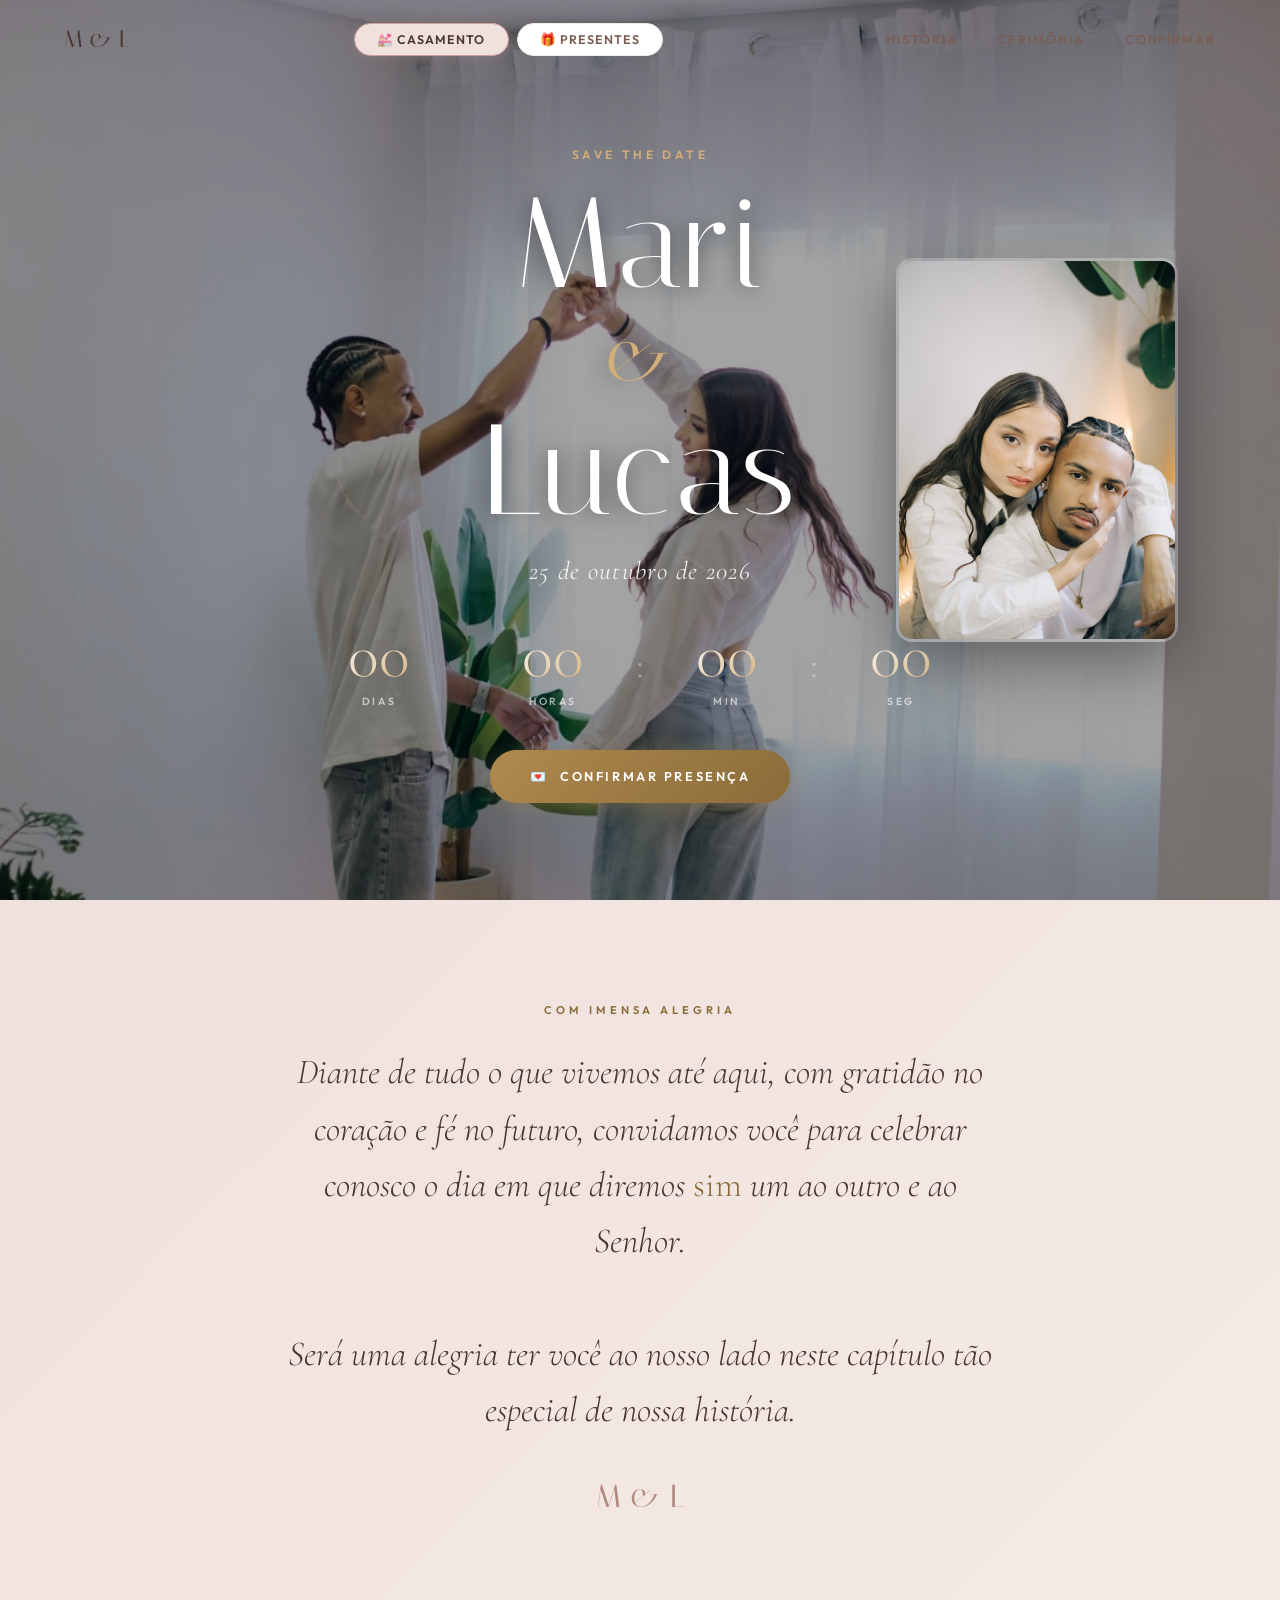
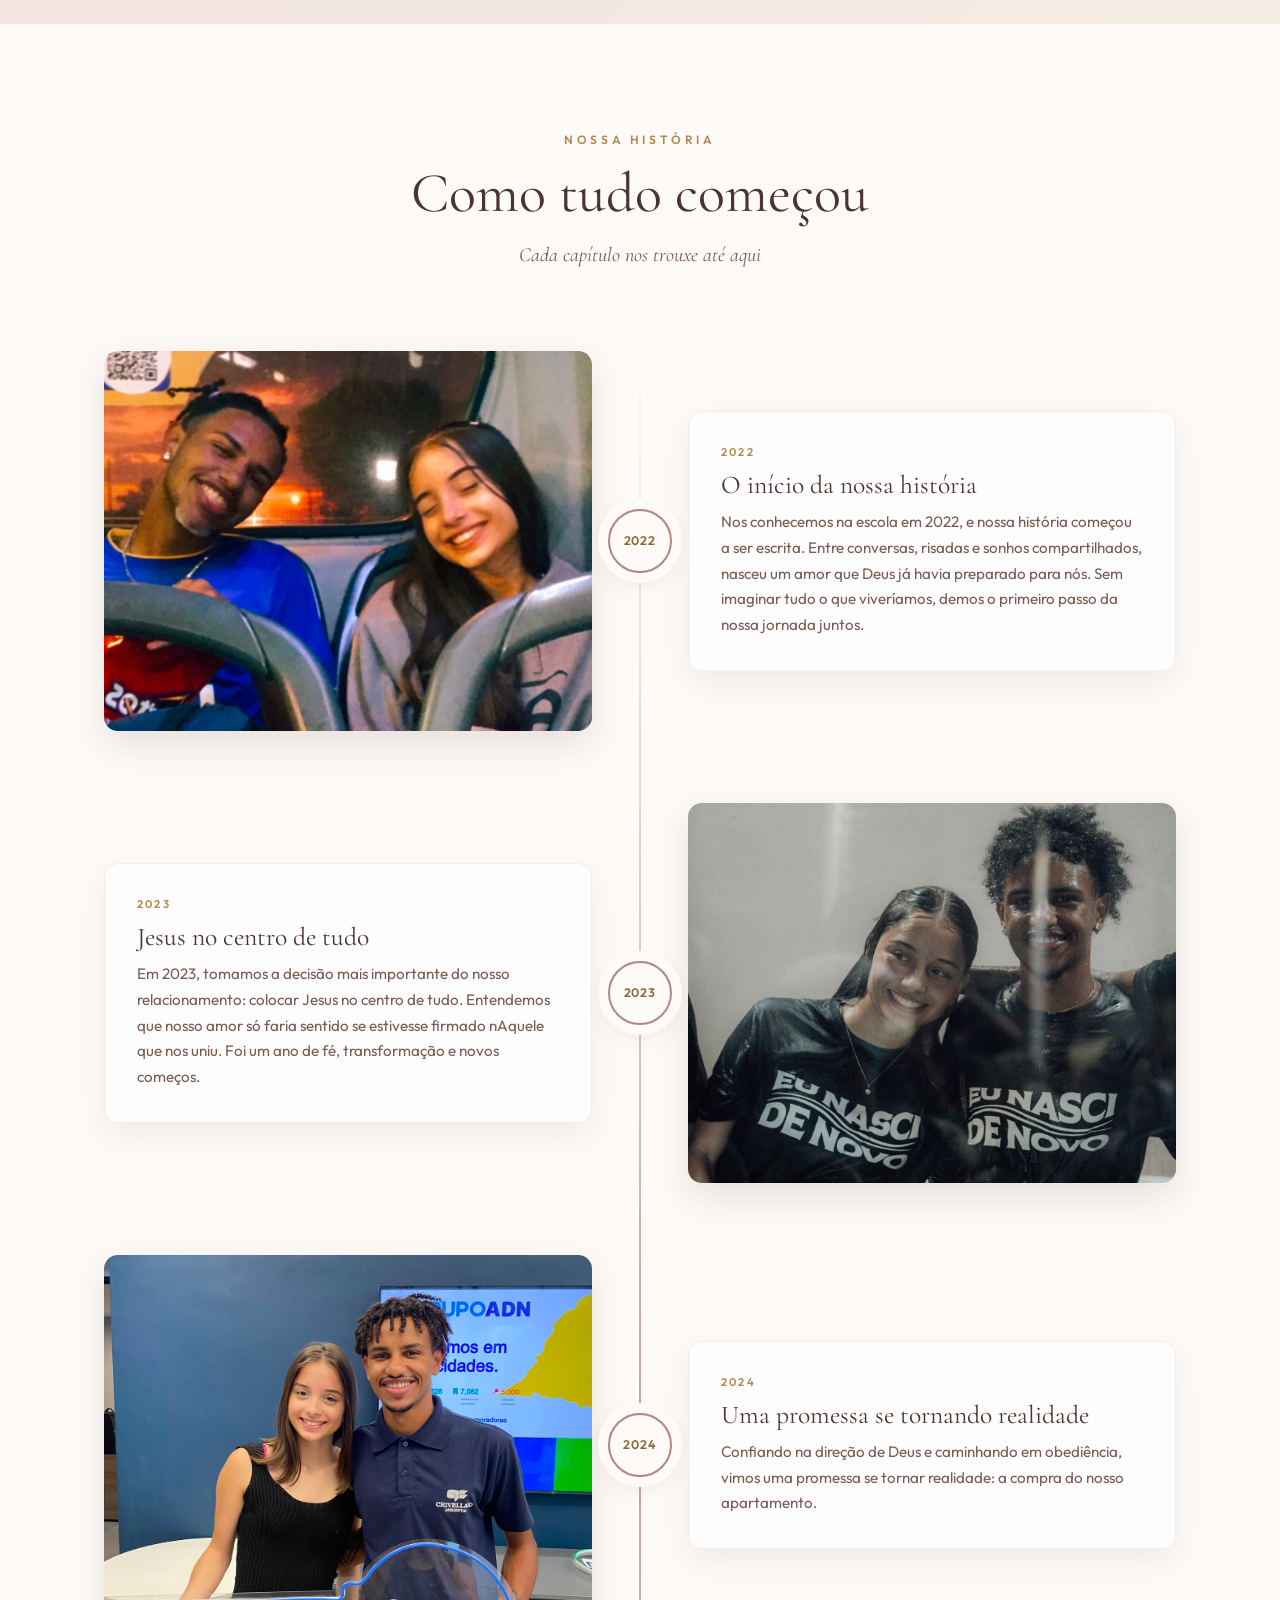
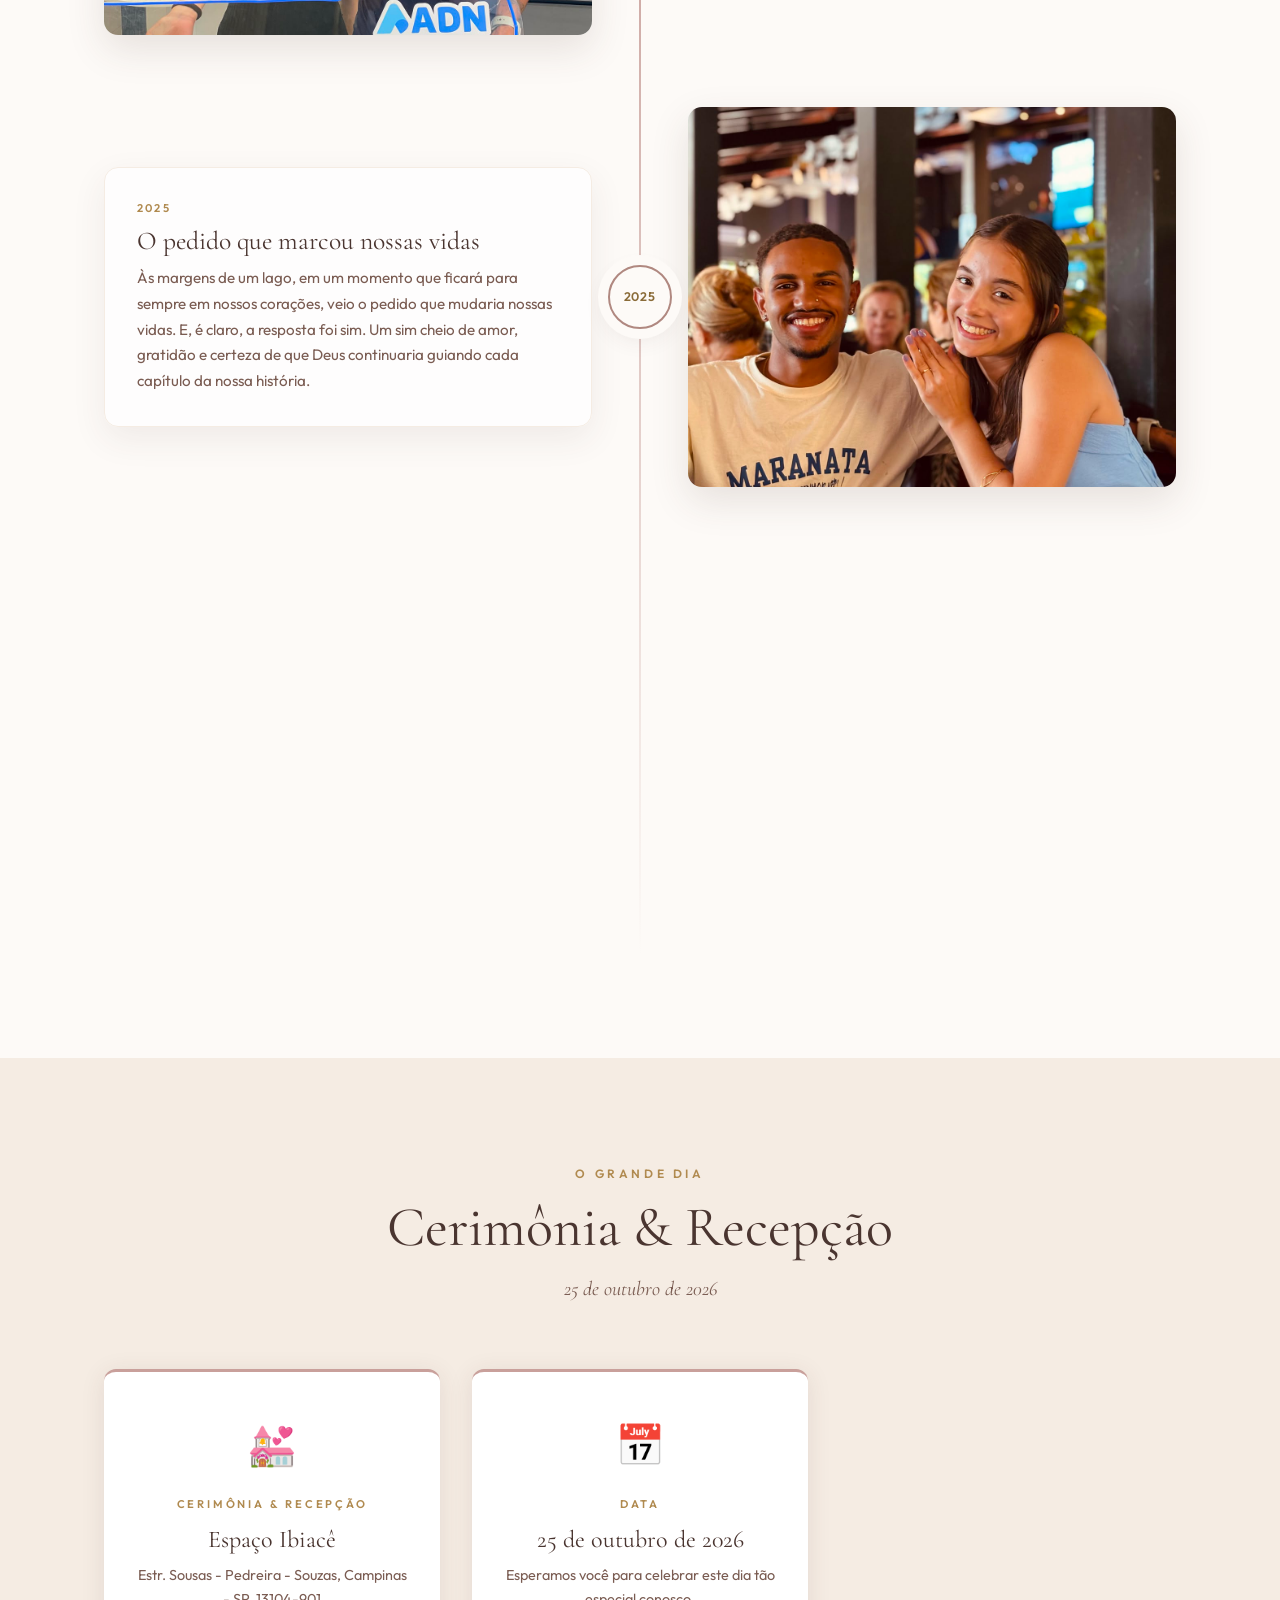
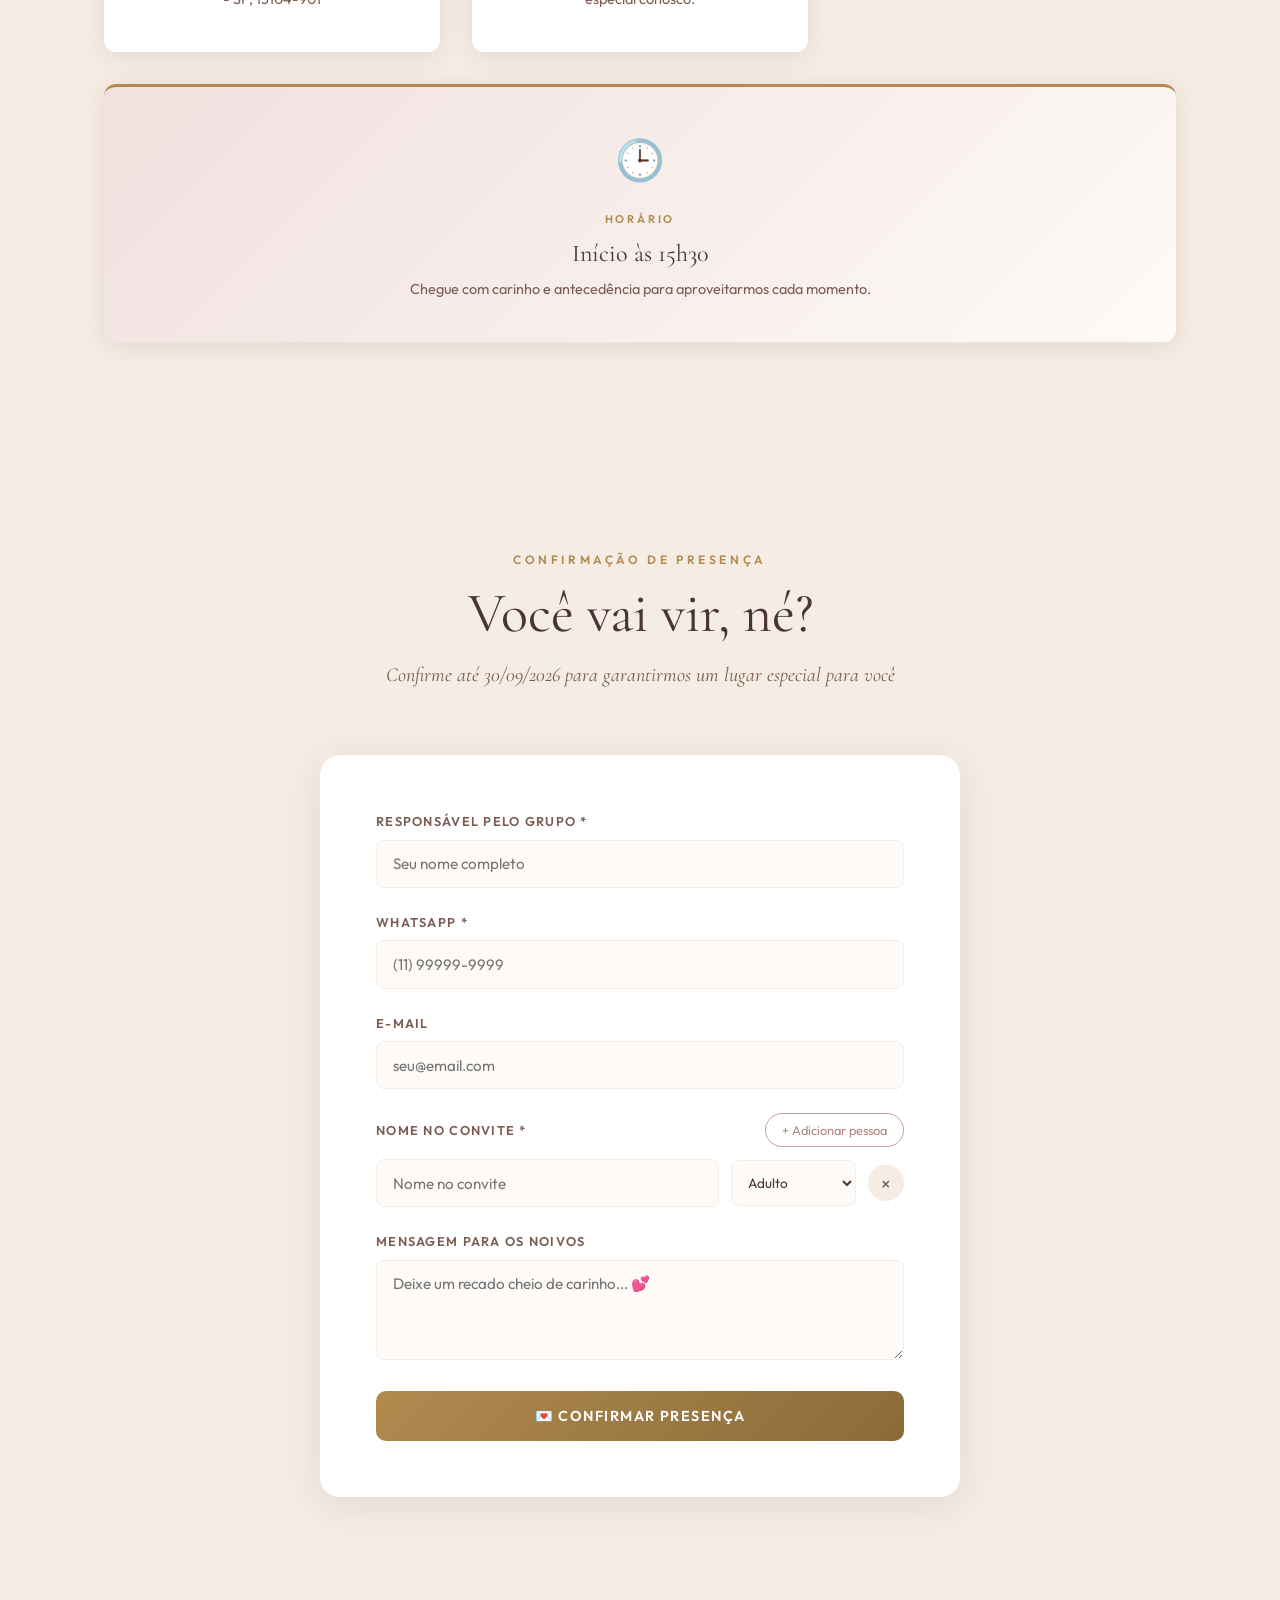
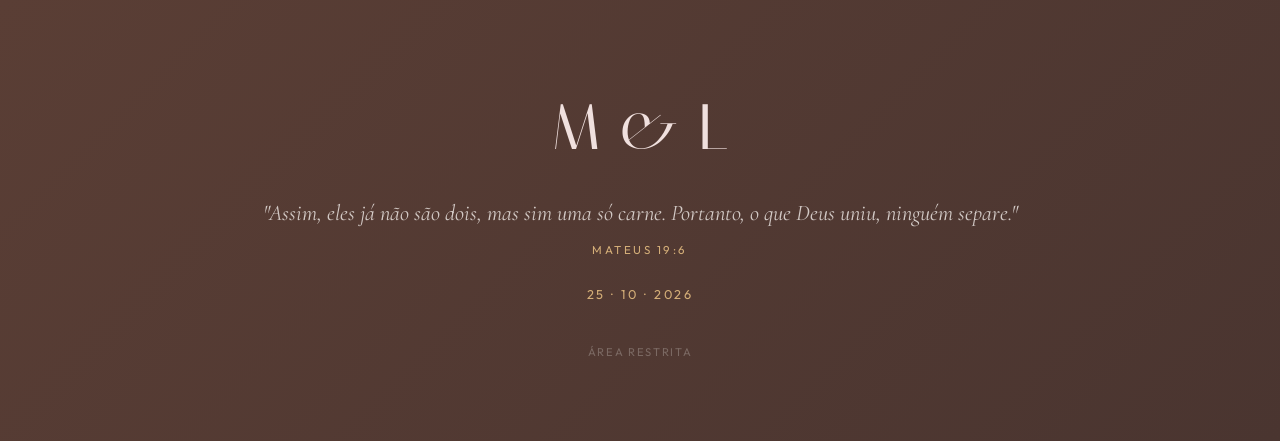
<file: index.html>
<!DOCTYPE html>
<html lang="pt-BR">
<head>
  <meta charset="UTF-8">
  <meta name="viewport" content="width=device-width, initial-scale=1.0">
  <meta name="description" content="Casamento de Mari e Lucas — 25 de outubro de 2026">
  <title>Mari & Lucas — 25.10.2026</title>
  <link rel="stylesheet" href="style.css?v=valor-livre">
  <!-- Open Graph -->
  <meta property="og:title" content="Mari & Lucas — Nosso Casamento">
  <meta property="og:description" content="Junte-se a nós neste dia especial — 25 de outubro de 2026">
  <meta property="og:type" content="website">
</head>
<body>

<!-- ── Loader ──────────────────────────────────────────────── -->
<div id="loader">
  <div class="loader-monogram">M &amp; L</div>
  <div class="loader-line"></div>
</div>

<!-- ── Nav ────────────────────────────────────────────────── -->
<nav id="nav">
  <div class="nav-logo">M &amp; L</div>

  <!-- Abas principais -->
  <div class="nav-tabs" role="tablist" aria-label="Seções do site">
    <button class="nav-tab active" data-tab="home" role="tab" aria-selected="true">💒 Casamento</button>
    <button class="nav-tab" data-tab="presentes" role="tab" aria-selected="false">🎁 Presentes</button>
  </div>

  <!-- Links internos (visíveis só na aba Casamento) -->
  <ul class="nav-links" id="nav-links-home">
    <li><a href="#historia">História</a></li>
    <li><a href="#cerimonia">Cerimônia</a></li>
    <li><a href="#rsvp">Confirmar</a></li>
  </ul>
  <button class="nav-burger" aria-label="Menu">
    <span></span><span></span><span></span>
  </button>
</nav>

<!-- ══════════════════════════════════════════════════════════
     ABA: CASAMENTO
     ══════════════════════════════════════════════════════════ -->
<div id="tab-home" class="tab-panel active" role="tabpanel">

<!-- ── Hero ────────────────────────────────────────────────── -->
<section id="hero">

  <!-- Fundo: foto do local/decoração -->
  <div class="hero-bg">
    <img src="assets/mari-lucas-dancando.jpeg" alt="" loading="eager">
    <div class="hero-bg-dim"></div>
  </div>

  <!-- Foto do casal — card flutuante (oculto no mobile) -->
  <div class="hero-casal">
    <img src="assets/mari-lucas-retrato.jpeg" alt="Mari e Lucas" loading="eager">
  </div>

  <!-- Flores decorativas -->
  <div class="flores-container" aria-hidden="true">

    <!-- Rosa grande — canto superior esquerdo -->
    <div class="flor" id="flor-1" style="top:-2%;left:-4%;width:320px;opacity:0.82">
      <svg viewBox="0 0 300 340" xmlns="http://www.w3.org/2000/svg">
        <g fill="none" stroke-linecap="round" stroke-linejoin="round">
          <path d="M150 330 Q145 260 140 200 Q135 150 150 80" stroke="#8a9e6a" stroke-width="2.5" fill="none"/>
          <path d="M143 210 Q110 190 95 165 Q120 158 143 180Z" fill="#a8bf80" opacity="0.7"/>
          <path d="M140 170 Q170 148 190 130 Q182 158 155 165Z" fill="#8a9e6a" opacity="0.6"/>
          <ellipse cx="150" cy="72" rx="28" ry="38" fill="#e8c4c0" transform="rotate(-15,150,72)" opacity="0.9"/>
          <ellipse cx="150" cy="72" rx="28" ry="38" fill="#dba8a2" transform="rotate(30,150,72)" opacity="0.85"/>
          <ellipse cx="150" cy="72" rx="28" ry="38" fill="#e8c4c0" transform="rotate(75,150,72)" opacity="0.8"/>
          <ellipse cx="150" cy="72" rx="28" ry="38" fill="#d4948e" transform="rotate(120,150,72)" opacity="0.85"/>
          <ellipse cx="150" cy="72" rx="28" ry="38" fill="#e8c4c0" transform="rotate(165,150,72)" opacity="0.9"/>
          <circle cx="150" cy="72" r="16" fill="#c9847e"/>
          <circle cx="150" cy="72" r="9"  fill="#b87070"/>
          <ellipse cx="168" cy="110" rx="10" ry="14" fill="#e8c4c0" transform="rotate(20,168,110)" opacity="0.75"/>
          <ellipse cx="168" cy="110" rx="10" ry="14" fill="#dba8a2" transform="rotate(80,168,110)" opacity="0.7"/>
          <circle cx="168" cy="110" r="6" fill="#c9847e" opacity="0.8"/>
        </g>
      </svg>
    </div>

    <!-- Cerejeira — canto superior direito -->
    <div class="flor" id="flor-2" style="top:-3%;right:-5%;width:280px;opacity:0.78">
      <svg viewBox="0 0 280 320" xmlns="http://www.w3.org/2000/svg">
        <g fill="none">
          <path d="M200 310 Q190 250 170 200 Q155 165 120 120" stroke="#9e8060" stroke-width="2" fill="none"/>
          <path d="M170 200 Q190 175 210 150" stroke="#9e8060" stroke-width="1.5" fill="none"/>
          <path d="M155 165 Q130 145 110 155" stroke="#9e8060" stroke-width="1.5" fill="none"/>
          <path d="M140 135 Q115 110 100 95"  stroke="#9e8060" stroke-width="1.5" fill="none"/>
          <g opacity="0.88">
            <circle cx="120" cy="118" r="14" fill="#f0d0d5"/>
            <circle cx="112" cy="112" r="10" fill="#e8c0c5"/>
            <circle cx="130" cy="110" r="10" fill="#f0d0d5"/>
            <circle cx="118" cy="105" r="8"  fill="#e0b0b8"/>
            <circle cx="124" cy="116" r="5"  fill="#c8908a"/>
          </g>
          <g opacity="0.82">
            <circle cx="210" cy="148" r="12" fill="#f0d0d5"/>
            <circle cx="202" cy="142" r="9"  fill="#e8c0c5"/>
            <circle cx="220" cy="142" r="9"  fill="#f0d0d5"/>
            <circle cx="208" cy="136" r="7"  fill="#e0b0b8"/>
            <circle cx="214" cy="148" r="4"  fill="#c8908a"/>
          </g>
          <g opacity="0.76">
            <circle cx="100" cy="93"  r="11" fill="#f0d0d5"/>
            <circle cx="93"  cy="88"  r="8"  fill="#e8c0c5"/>
            <circle cx="109" cy="88"  r="8"  fill="#f0d0d5"/>
            <circle cx="100" cy="82"  r="6"  fill="#e0b0b8"/>
            <circle cx="102" cy="93"  r="4"  fill="#c8908a"/>
          </g>
          <g opacity="0.70">
            <circle cx="110" cy="153" r="10" fill="#f0d0d5"/>
            <circle cx="104" cy="148" r="7"  fill="#e8c0c5"/>
            <circle cx="117" cy="148" r="7"  fill="#f0d0d5"/>
            <circle cx="110" cy="143" r="5"  fill="#e0b0b8"/>
            <circle cx="112" cy="153" r="3.5" fill="#c8908a"/>
          </g>
          <ellipse cx="155" cy="178" rx="5" ry="8"  fill="#f0d0d5" transform="rotate(30,155,178)"  opacity="0.6"/>
          <ellipse cx="175" cy="220" rx="4" ry="7"  fill="#e8c0c5" transform="rotate(-20,175,220)" opacity="0.5"/>
          <ellipse cx="135" cy="195" rx="4" ry="6"  fill="#f0d0d5" transform="rotate(50,135,195)"  opacity="0.45"/>
        </g>
      </svg>
    </div>

    <!-- Eucalipto/verdura — esquerda meio -->
    <div class="flor" id="flor-3" style="top:28%;left:-3%;width:200px;opacity:0.65">
      <svg viewBox="0 0 200 300" xmlns="http://www.w3.org/2000/svg">
        <g fill="none">
          <path d="M100 290 Q98 240 95 180 Q92 130 100 60" stroke="#7a9e78" stroke-width="2" fill="none"/>
          <ellipse cx="88"  cy="240" rx="22" ry="14" fill="#a0c090" transform="rotate(-30,88,240)"  opacity="0.7"/>
          <ellipse cx="110" cy="210" rx="22" ry="14" fill="#8ab080" transform="rotate(25,110,210)"  opacity="0.65"/>
          <ellipse cx="85"  cy="178" rx="20" ry="13" fill="#a0c090" transform="rotate(-35,85,178)"  opacity="0.68"/>
          <ellipse cx="112" cy="150" rx="20" ry="13" fill="#8ab080" transform="rotate(30,112,150)"  opacity="0.62"/>
          <ellipse cx="87"  cy="120" rx="18" ry="12" fill="#a0c090" transform="rotate(-25,87,120)"  opacity="0.65"/>
          <ellipse cx="110" cy="95"  rx="18" ry="12" fill="#8ab080" transform="rotate(20,110,95)"   opacity="0.60"/>
          <ellipse cx="96"  cy="68"  rx="16" ry="10" fill="#a0c090" transform="rotate(-15,96,68)"   opacity="0.55"/>
        </g>
      </svg>
    </div>

    <!-- Margarida — direita meio-baixo -->
    <div class="flor" id="flor-4" style="top:42%;right:-2%;width:180px;opacity:0.70">
      <svg viewBox="0 0 200 280" xmlns="http://www.w3.org/2000/svg">
        <g fill="none">
          <path d="M100 270 Q102 220 105 170 Q108 130 100 70" stroke="#8a9e6a" stroke-width="2" fill="none"/>
          <path d="M103 180 Q125 165 140 145 Q128 168 105 172Z" fill="#a8bf80" opacity="0.65"/>
          <path d="M104 150 Q80 133 68 112 Q92 118 105 138Z"  fill="#8a9e6a" opacity="0.60"/>
          <g transform="translate(100,68)">
            <ellipse rx="7" ry="20" fill="#faf0e0" transform="rotate(0)"   opacity="0.9"/>
            <ellipse rx="7" ry="20" fill="#f5e8d0" transform="rotate(36)"  opacity="0.85"/>
            <ellipse rx="7" ry="20" fill="#faf0e0" transform="rotate(72)"  opacity="0.9"/>
            <ellipse rx="7" ry="20" fill="#f5e8d0" transform="rotate(108)" opacity="0.85"/>
            <ellipse rx="7" ry="20" fill="#faf0e0" transform="rotate(144)" opacity="0.9"/>
            <ellipse rx="7" ry="20" fill="#f5e8d0" transform="rotate(180)" opacity="0.85"/>
            <ellipse rx="7" ry="20" fill="#faf0e0" transform="rotate(216)" opacity="0.9"/>
            <ellipse rx="7" ry="20" fill="#f5e8d0" transform="rotate(252)" opacity="0.85"/>
            <ellipse rx="7" ry="20" fill="#faf0e0" transform="rotate(288)" opacity="0.9"/>
            <ellipse rx="7" ry="20" fill="#f5e8d0" transform="rotate(324)" opacity="0.85"/>
            <circle r="13" fill="#d4a840"/>
            <circle r="8"  fill="#b88828"/>
          </g>
          <g transform="translate(118,120)">
            <ellipse rx="5" ry="13" fill="#faf0e0" transform="rotate(0)"   opacity="0.75"/>
            <ellipse rx="5" ry="13" fill="#f5e8d0" transform="rotate(60)"  opacity="0.7"/>
            <ellipse rx="5" ry="13" fill="#faf0e0" transform="rotate(120)" opacity="0.75"/>
            <ellipse rx="5" ry="13" fill="#f5e8d0" transform="rotate(180)" opacity="0.7"/>
            <ellipse rx="5" ry="13" fill="#faf0e0" transform="rotate(240)" opacity="0.75"/>
            <ellipse rx="5" ry="13" fill="#f5e8d0" transform="rotate(300)" opacity="0.7"/>
            <circle r="8" fill="#d4a840"/>
          </g>
        </g>
      </svg>
    </div>

    <!-- Peônia pequena — canto inferior esquerdo -->
    <div class="flor" id="flor-5" style="bottom:4%;left:3%;width:160px;opacity:0.60">
      <svg viewBox="0 0 180 200" xmlns="http://www.w3.org/2000/svg">
        <g fill="none">
          <path d="M90 190 Q88 160 85 130 Q82 100 90 55" stroke="#8a9e6a" stroke-width="1.8" fill="none"/>
          <path d="M87 140 Q62 125 50 105 Q74 110 87 130Z" fill="#a8bf80" opacity="0.6"/>
          <path d="M88 110 Q110 95 125 78 Q115 100 92 105Z" fill="#8a9e6a" opacity="0.55"/>
          <ellipse cx="90" cy="52" rx="24" ry="30" fill="#edc8c4" transform="rotate(-10,90,52)" opacity="0.88"/>
          <ellipse cx="90" cy="52" rx="24" ry="30" fill="#e4b8b2" transform="rotate(34,90,52)"  opacity="0.82"/>
          <ellipse cx="90" cy="52" rx="24" ry="30" fill="#edc8c4" transform="rotate(78,90,52)"  opacity="0.85"/>
          <ellipse cx="90" cy="52" rx="24" ry="30" fill="#e4b8b2" transform="rotate(122,90,52)" opacity="0.80"/>
          <ellipse cx="90" cy="52" rx="20" ry="25" fill="#f0d0cc" transform="rotate(12,90,52)"  opacity="0.9"/>
          <ellipse cx="90" cy="52" rx="20" ry="25" fill="#e8c0bc" transform="rotate(57,90,52)"  opacity="0.85"/>
          <ellipse cx="90" cy="52" rx="20" ry="25" fill="#f0d0cc" transform="rotate(102,90,52)" opacity="0.9"/>
          <circle cx="90" cy="52" r="12" fill="#d4a0a0"/>
          <circle cx="90" cy="52" r="6"  fill="#c08888"/>
        </g>
      </svg>
    </div>

    <!-- Ramo dourado — canto inferior direito -->
    <div class="flor" id="flor-6" style="bottom:2%;right:2%;width:200px;opacity:0.55">
      <svg viewBox="0 0 220 240" xmlns="http://www.w3.org/2000/svg">
        <g fill="none">
          <path d="M110 230 Q108 190 106 155 Q104 120 110 70" stroke="#b09050" stroke-width="1.8" fill="none"/>
          <path d="M107 165 Q82 148 68 128 Q90 132 107 152Z"  fill="#c8a860" opacity="0.55"/>
          <path d="M108 135 Q132 118 148 100 Q136 124 110 128Z" fill="#b09050" opacity="0.50"/>
          <path d="M109 105 Q88 88 75 68 Q97 76 109 96Z"    fill="#c8a860" opacity="0.48"/>
          <circle cx="110" cy="68" r="9"  fill="#c8a840" opacity="0.80"/>
          <circle cx="102" cy="60" r="7"  fill="#d4b850" opacity="0.75"/>
          <circle cx="120" cy="60" r="7"  fill="#c0983a" opacity="0.78"/>
          <circle cx="108" cy="52" r="6"  fill="#d4b850" opacity="0.70"/>
          <circle cx="118" cy="52" r="5"  fill="#c8a840" opacity="0.72"/>
          <circle cx="110" cy="44" r="5"  fill="#d4b850" opacity="0.65"/>
          <line x1="110" y1="68" x2="102" y2="60" stroke="#9e7830" stroke-width="1" opacity="0.6"/>
          <line x1="110" y1="68" x2="120" y2="60" stroke="#9e7830" stroke-width="1" opacity="0.6"/>
          <line x1="110" y1="68" x2="108" y2="52" stroke="#9e7830" stroke-width="1" opacity="0.5"/>
          <line x1="110" y1="68" x2="118" y2="52" stroke="#9e7830" stroke-width="1" opacity="0.5"/>
          <line x1="110" y1="68" x2="110" y2="44" stroke="#9e7830" stroke-width="1" opacity="0.45"/>
        </g>
      </svg>
    </div>

  </div>
  <!-- /flores-container -->

  <!-- Conteúdo principal — visível imediatamente -->
  <div class="hero-content">

    <!-- Abas mobile (dentro do hero, só em telas pequenas) -->
    <div class="hero-tabs-mobile">
      <button class="hero-tab-btn active" data-tab="home">💒 Casamento</button>
      <button class="hero-tab-btn" data-tab="presentes">🎁 Presentes</button>
    </div>

    <span class="section-eyebrow hero-eyebrow">Save the Date</span>
    <h1 class="hero-names">
      Mari <span class="hero-ampersand">&amp;</span> Lucas
    </h1>
    <p class="hero-date">25 de outubro de 2026</p>

    <div class="countdown hero-countdown">
      <div class="countdown-item">
        <span class="countdown-number" id="cd-days">--</span>
        <span class="countdown-label">Dias</span>
      </div>
      <span class="countdown-sep">:</span>
      <div class="countdown-item">
        <span class="countdown-number" id="cd-hours">--</span>
        <span class="countdown-label">Horas</span>
      </div>
      <span class="countdown-sep">:</span>
      <div class="countdown-item">
        <span class="countdown-number" id="cd-minutes">--</span>
        <span class="countdown-label">Min</span>
      </div>
      <span class="countdown-sep">:</span>
      <div class="countdown-item">
        <span class="countdown-number" id="cd-seconds">--</span>
        <span class="countdown-label">Seg</span>
      </div>
    </div>

    <a href="#rsvp" class="cta-btn"><span>💌</span> Confirmar presença</a>
  </div>

</section>

<!-- ── Anúncio ─────────────────────────────────────────────── -->
<section id="anuncio">
  <div class="anuncio-inner">
    <div class="anuncio-eyebrow reveal">Com imensa alegria</div>
    <p class="anuncio-text reveal reveal-delay-1">
      Diante de tudo o que vivemos até aqui,
      com gratidão no coração e fé no futuro,
      convidamos você para celebrar conosco o dia em que diremos <em>sim</em>
      um ao outro e ao Senhor.<br><br>
      Será uma alegria ter você ao nosso lado neste capítulo tão especial de nossa história.
    </p>
    <div class="anuncio-signature reveal reveal-delay-2">M &amp; L</div>
  </div>
</section>

<!-- ── História ────────────────────────────────────────────── -->
<section id="historia">
  <div class="section">
    <div class="section-header reveal">
      <span class="section-eyebrow">Nossa história</span>
      <h2 class="section-title">Como tudo começou</h2>
      <p class="section-subtitle">Cada capítulo nos trouxe até aqui</p>
    </div>

    <div class="timeline">
      <div class="timeline-item reveal">
        <div class="timeline-dot">2022</div>
        <figure class="timeline-photo">
          <img src="fotos/2022-onibus.jpeg" alt="Mari e Lucas no ônibus em 2022">
        </figure>
        <div class="timeline-content">
          <div class="timeline-year">2022</div>
          <h3 class="timeline-title">O início da nossa história</h3>
          <p class="timeline-desc">
            Nos conhecemos na escola em 2022, e nossa história começou a ser escrita.
            Entre conversas, risadas e sonhos compartilhados, nasceu um amor que Deus já havia
            preparado para nós. Sem imaginar tudo o que viveríamos, demos o primeiro passo da
            nossa jornada juntos.
          </p>
        </div>
      </div>

      <div class="timeline-item reveal reveal-delay-1">
        <div class="timeline-dot">2023</div>
        <figure class="timeline-photo">
          <img src="fotos/2023-batismo.jpeg" alt="Mari e Lucas no batismo em 2023">
        </figure>
        <div class="timeline-content">
          <div class="timeline-year">2023</div>
          <h3 class="timeline-title">Jesus no centro de tudo</h3>
          <p class="timeline-desc">
            Em 2023, tomamos a decisão mais importante do nosso relacionamento: colocar Jesus
            no centro de tudo. Entendemos que nosso amor só faria sentido se estivesse firmado
            nAquele que nos uniu. Foi um ano de fé, transformação e novos começos.
          </p>
        </div>
      </div>

      <div class="timeline-item reveal reveal-delay-2">
        <div class="timeline-dot">2024</div>
        <figure class="timeline-photo">
          <img src="fotos/2024-apartamento.jpeg" alt="A chave do apartamento em 2024">
        </figure>
        <div class="timeline-content">
          <div class="timeline-year">2024</div>
          <h3 class="timeline-title">Uma promessa se tornando realidade</h3>
          <p class="timeline-desc">
            Confiando na direção de Deus e caminhando em obediência, vimos uma promessa se
            tornar realidade: a compra do nosso apartamento.
          </p>
        </div>
      </div>

      <div class="timeline-item reveal reveal-delay-3">
        <div class="timeline-dot">2025</div>
        <figure class="timeline-photo">
          <img src="fotos/2025-pedido.jpeg" alt="Pedido de casamento de Mari e Lucas em 2025">
        </figure>
        <div class="timeline-content">
          <div class="timeline-year">2025</div>
          <h3 class="timeline-title">O pedido que marcou nossas vidas</h3>
          <p class="timeline-desc">
            Às margens de um lago, em um momento que ficará para sempre em nossos corações,
            veio o pedido que mudaria nossas vidas. E, é claro, a resposta foi sim. Um sim
            cheio de amor, gratidão e certeza de que Deus continuaria guiando cada capítulo
            da nossa história.
          </p>
        </div>
      </div>

      <div class="timeline-item reveal reveal-delay-4">
        <div class="timeline-dot">2026</div>
        <figure class="timeline-photo">
          <img src="fotos/2026.jpeg" alt="Mari e Lucas em 2026">
        </figure>
        <div class="timeline-content">
          <div class="timeline-year">2026</div>
          <h3 class="timeline-title">O ano do nosso sim</h3>
          <p class="timeline-desc">
            Em 2026, estamos planejando o nosso grande dia. Um sonho que, pouco a pouco,
            está se tornando realidade. Temos visto a provisão e a fidelidade do Senhor em
            cada detalhe.
          </p>
        </div>
      </div>
    </div>
  </div>
</section>

<!-- ── Cerimônia ────────────────────────────────────────────── -->
<section id="cerimonia">
  <div class="section">
    <div class="section-header reveal">
      <span class="section-eyebrow">O grande dia</span>
      <h2 class="section-title">Cerimônia &amp; Recepção</h2>
      <p class="section-subtitle">25 de outubro de 2026</p>
    </div>

    <div class="cerimonia-grid">
      <div class="cerimonia-card reveal">
        <div class="cerimonia-icon">💒</div>
        <div class="cerimonia-tipo">Cerimônia &amp; Recepção</div>
        <h3 class="cerimonia-name" id="venue-ceremony-name">Espaço Ibiacê</h3>
        <p class="cerimonia-info">
          <span id="venue-ceremony-address">Estr. Sousas - Pedreira - Souzas, Campinas - SP, 13104-901</span>
        </p>
      </div>

      <div class="cerimonia-card reveal reveal-delay-1">
        <div class="cerimonia-icon">📅</div>
        <div class="cerimonia-tipo">Data</div>
        <h3 class="cerimonia-name">25 de outubro de 2026</h3>
        <p class="cerimonia-info">
          Esperamos você para celebrar este dia tão especial conosco.
        </p>
      </div>

      <div class="cerimonia-card dresscode-card reveal reveal-delay-2">
        <div class="cerimonia-icon">🕒</div>
        <div class="cerimonia-tipo">Horário</div>
        <h3 class="cerimonia-name">Início às 15h30</h3>
        <p class="cerimonia-info">Chegue com carinho e antecedência para aproveitarmos cada momento.</p>
      </div>
    </div>
  </div>
</section>

<!-- ── RSVP ────────────────────────────────────────────────── -->
<section id="rsvp">
  <div class="section">
    <div class="section-header reveal">
      <span class="section-eyebrow">Confirmação de presença</span>
      <h2 class="section-title">Você vai vir, né?</h2>
      <p class="section-subtitle">Confirme até 30/09/2026 para garantirmos um lugar especial para você</p>
    </div>

    <div class="rsvp-form reveal">
      <form id="rsvp-form" novalidate>
        <div class="form-group">
          <label class="form-label" for="rsvp-responsavel">Responsável pelo grupo *</label>
          <input class="form-input" type="text" id="rsvp-responsavel" placeholder="Seu nome completo" required>
        </div>

        <div class="form-group">
          <label class="form-label" for="rsvp-telefone">WhatsApp *</label>
          <input class="form-input" type="tel" id="rsvp-telefone" placeholder="(11) 99999-9999" required>
        </div>

        <div class="form-group">
          <label class="form-label" for="rsvp-email">E-mail</label>
          <input class="form-input" type="email" id="rsvp-email" placeholder="seu@email.com">
        </div>

        <!-- Lista de convidados -->
        <div class="form-group">
          <div class="convidados-header">
            <label class="form-label" style="margin:0;">Nome no convite *</label>
            <button type="button" id="btn-add-convidado" class="btn-add-convidado">
              + Adicionar pessoa
            </button>
          </div>

          <div id="convidados-container">
            <div class="convidado-row">
              <input type="text" class="form-input convidado-nome" placeholder="Nome no convite" required>
              <select class="convidado-faixa">
                <option value="adulto">Adulto</option>
                <option value="crianca">Criança (≤12)</option>
              </select>
              <button type="button" class="btn-remove-convidado" onclick="removeConvidado(this)">×</button>
            </div>
          </div>
        </div>

        <div class="form-group">
          <label class="form-label" for="rsvp-mensagem">Mensagem para os noivos</label>
          <textarea class="form-input form-textarea" id="rsvp-mensagem" placeholder="Deixe um recado cheio de carinho... 💕"></textarea>
        </div>

        <button type="submit" id="btn-rsvp-submit" class="btn-primary">
          💌 Confirmar presença
        </button>
      </form>

      <div id="rsvp-success" class="rsvp-success">
        <div class="rsvp-success-icon">🎊</div>
        <h3>Presença confirmada!</h3>
        <p>Que alegria! Mal podemos esperar para celebrar com você no dia 25/10/2026. 💕</p>
        <!-- Convite para ver lista de presentes -->
        <button class="btn-ver-presentes" onclick="switchTab('presentes')">
          🎁 Ver lista de presentes
        </button>
      </div>
    </div>
  </div>
</section>

</div><!-- /#tab-home -->


<!-- ══════════════════════════════════════════════════════════
     ABA: PRESENTES
     ══════════════════════════════════════════════════════════ -->
<div id="tab-presentes" class="tab-panel" role="tabpanel">

<section id="presentes">
  <div class="section">
    <div class="section-header">
      <span class="section-eyebrow">Lista de presentes</span>
      <h2 class="section-title">Presenteie com amor</h2>
    </div>

    <p class="presentes-intro">
      Sua presença já é o maior presente. Se quiser nos mimar com algo especial,
      preparamos esta lista com muito carinho. Escolha um presente e, se quiser,
      informe o valor que deseja contribuir. 💛
    </p>

    <div id="presentes-grid" class="presentes-grid">
      <div class="presentes-loading">Carregando presentes com amor... 💝</div>
    </div>
  </div>
</section>

</div><!-- /#tab-presentes -->


<!-- ── Modal de Presente ────────────────────────────────────── -->
<div id="modal-overlay" class="modal-overlay" role="dialog" aria-modal="true">
  <div class="modal">
    <button class="modal-close" onclick="fecharModal()" aria-label="Fechar">×</button>

    <!-- Step 1: Pagamento -->
    <div id="modal-step-1" class="modal-step active">
      <span class="section-eyebrow">Você escolheu</span>
      <h3 class="modal-presente-nome" id="modal-nome">—</h3>
      <div class="modal-presente-valor" id="modal-valor">Valor livre</div>

      <p class="modal-instrucao">
        Informe o valor que deseja contribuir para este presente. Se preferir,
        você também pode apenas confirmar sua intenção sem escolher um valor agora.
      </p>

      <div class="gift-value-box">
        <label class="form-label" for="modal-valor-livre">Valor do presente</label>
        <div class="gift-value-input">
          <span>R$</span>
          <input class="form-input" type="number" id="modal-valor-livre" min="5" step="0.01" placeholder="Digite o valor">
        </div>
        <div class="gift-value-help">Para cartão, o valor mínimo é R$ 5,00.</div>
      </div>

      <div class="payment-choice">
        <span class="payment-choice-label">Pix</span>
        <p>Copie a chave, faça o Pix com o valor que desejar e depois confirme o presente.</p>
      </div>

      <div class="pix-box">
        <div>
          <div style="font-size:0.7rem;color:var(--brown-mid);margin-bottom:0.25rem;">Chave Pix · <span id="modal-pix-nome"></span></div>
          <div class="pix-key" id="modal-pix-key">—</div>
        </div>
        <button id="btn-copy-pix" class="btn-copy">Copiar</button>
      </div>

      <button id="btn-ja-fiz-pix" class="btn-primary">✓ Já fiz o Pix</button>

      <div class="payment-choice payment-choice-mercado-pago">
        <span class="payment-choice-label">Cartão de crédito</span>
        <p>Digite o valor acima e parcele em até 3x sem juros.</p>
        <button id="btn-pagar-mercado-pago" class="btn-mercado-pago" type="button">Pagar em até 3x sem juros</button>
        <div id="mercado-pago-status" class="payment-status">Pagamento seguro por Mercado Pago.</div>
      </div>

      <button onclick="fecharModal()" class="btn-secondary">Voltar para presentes</button>
    </div>

    <!-- Step 2: Formulário -->
    <div id="modal-step-2" class="modal-step">
      <span class="section-eyebrow">Confirmar presente</span>
      <h3 style="font-family:'Cormorant Garamond',serif;font-size:1.5rem;margin:0.5rem 0 1.5rem;">Conta pra gente que foi você! 💕</h3>

      <form id="modal-form" novalidate>
        <input type="hidden" id="modal-presente-nome-form">
        <input type="hidden" id="modal-presente-valor-form">
        <input type="hidden" id="modal-payment-method" value="pix">

        <div class="form-group-modal">
          <label class="form-label" for="modal-nome-pessoa">Seu nome *</label>
          <input class="form-input" type="text" id="modal-nome-pessoa" placeholder="Como você se chama" required>
        </div>

        <div class="form-group-modal">
          <label class="form-label" for="modal-telefone">WhatsApp *</label>
          <input class="form-input" type="tel" id="modal-telefone" placeholder="(11) 99999-9999" required>
        </div>

        <div class="form-group-modal">
          <label class="form-label" for="modal-mensagem-pix">Mensagem para os noivos</label>
          <textarea class="form-input form-textarea" id="modal-mensagem-pix" placeholder="Escreva algo com carinho... 💛" style="min-height:80px;"></textarea>
        </div>

        <button type="submit" id="btn-confirmar-pix" class="btn-primary">Confirmar presente 🎁</button>
        <button type="button" id="btn-voltar-pix" class="btn-secondary">← Voltar ao pagamento</button>
      </form>
    </div>

    <!-- Step 3: Sucesso -->
    <div id="modal-step-3" class="modal-step">
      <div class="modal-success">
        <div class="modal-success-icon">💝</div>
        <h3>Muito obrigados!</h3>
        <p>Seu presente foi registrado com muito amor.<br>
           Mal podemos esperar para celebrar com você!</p>
        <button id="btn-fechar-modal" class="btn-primary" style="margin-top:1.5rem;">Fechar</button>
      </div>
    </div>
  </div>
</div>

<!-- ── Footer ──────────────────────────────────────────────── -->
<footer id="footer">
  <div class="footer-monogram">M &amp; L</div>
  <p class="footer-frase">"Assim, eles já não são dois, mas sim uma só carne. Portanto, o que Deus uniu, ninguém separe."</p>
  <div class="footer-verse">Mateus 19:6</div>
  <div class="footer-date">25 · 10 · 2026</div>
  <a href="admin.html" class="footer-admin-link">área restrita</a>
</footer>

<!-- ── Scripts ─────────────────────────────────────────────── -->
<script src="config.js"></script>
<script>
  // Preenche info de venue a partir do config
  document.addEventListener('DOMContentLoaded', () => {
    const set = (id, val) => { const el = document.getElementById(id); if (el && val) el.textContent = val; };
    set('venue-ceremony-name',    CONFIG.VENUE_CEREMONY);
    set('venue-ceremony-address', CONFIG.VENUE_CEREMONY_ADDRESS);
    set('venue-reception-name',   CONFIG.VENUE_RECEPTION);
    set('venue-reception-address',CONFIG.VENUE_RECEPTION_ADDRESS);
  });
</script>
<script src="script.js"></script>
</body>
</html>
</file>
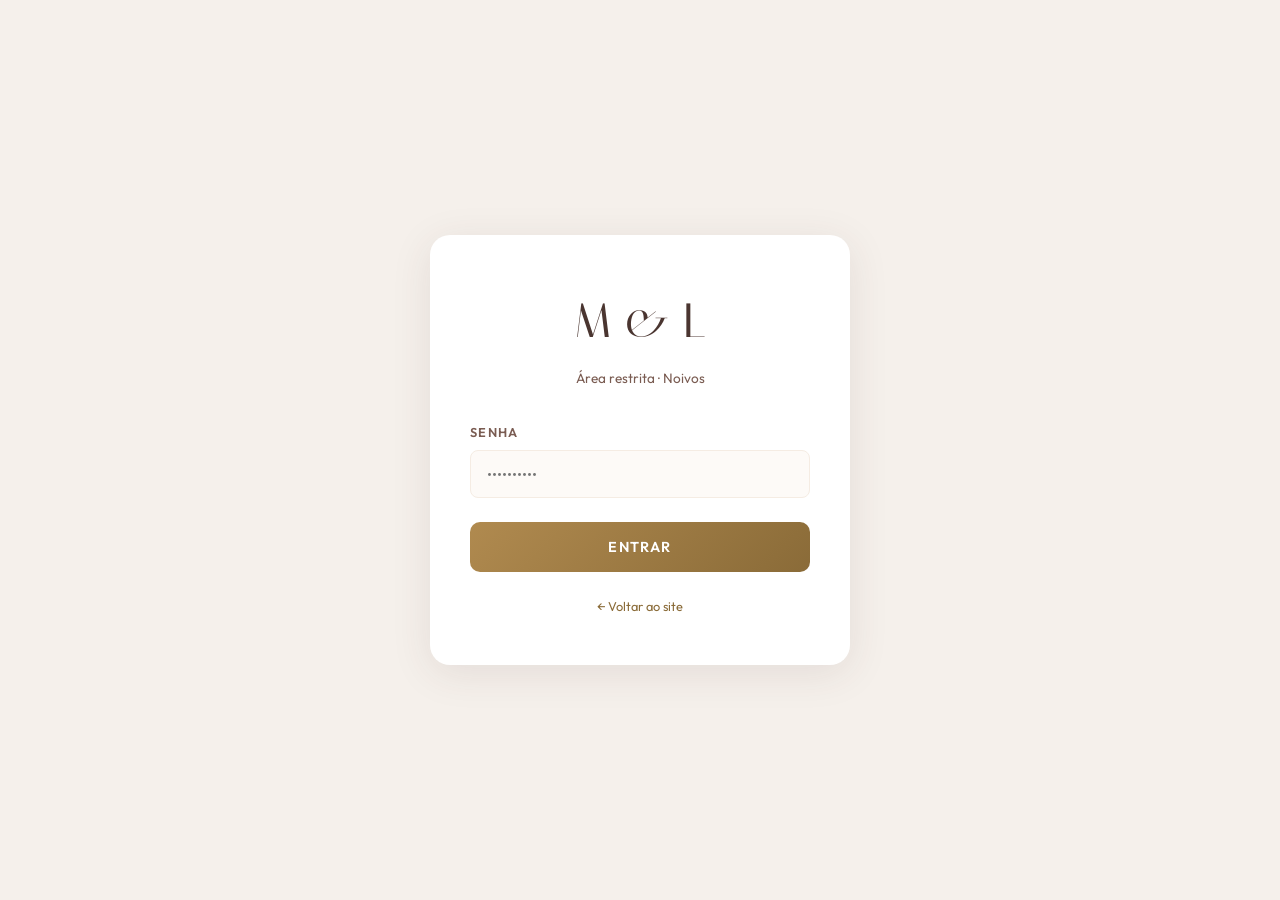
<file: admin.html>
<!DOCTYPE html>
<html lang="pt-BR">
<head>
  <meta charset="UTF-8">
  <meta name="viewport" content="width=device-width, initial-scale=1.0">
  <title>Admin — Mari & Lucas</title>
  <link rel="stylesheet" href="style.css">
  <style>
    /* ── Admin override styles ────────────────────────────── */
    body { background: #f5f0eb; }

    /* Upload de imagem */
    .upload-area {
      position: relative;
      width: 100%;
      height: 160px;
      border: 2px dashed var(--rose-light);
      border-radius: 10px;
      cursor: pointer;
      overflow: hidden;
      display: flex;
      align-items: center;
      justify-content: center;
      background: var(--cream);
      transition: border-color 0.2s, background 0.2s;
    }
    .upload-area:hover { border-color: var(--rose); background: #fdf8f5; }
    .upload-area.has-image { border-style: solid; border-color: var(--rose); }
    .upload-placeholder { display: flex; flex-direction: column; align-items: center; gap: 0.5rem; pointer-events: none; }
    .upload-spinner {
      width: 28px; height: 28px;
      border: 3px solid var(--rose-light);
      border-top-color: var(--rose);
      border-radius: 50%;
      animation: spin 0.7s linear infinite;
    }
    @keyframes spin { to { transform: rotate(360deg); } }

    .admin-login {
      min-height: 100vh;
      display: flex;
      align-items: center;
      justify-content: center;
      padding: 2rem;
    }

    .admin-login-box {
      background: var(--white);
      border-radius: 20px;
      padding: 3rem 2.5rem;
      max-width: 420px;
      width: 100%;
      box-shadow: 0 8px 40px var(--shadow);
      text-align: center;
    }

    .admin-login-logo {
      font-family: 'Italiana', serif;
      font-size: 3rem;
      color: var(--brown);
      margin-bottom: 0.5rem;
    }

    .admin-login-sub {
      color: var(--brown-mid);
      font-size: 0.85rem;
      margin-bottom: 2rem;
    }

    .admin-login-error {
      background: #ffebee;
      color: #c62828;
      padding: 0.75rem 1rem;
      border-radius: 8px;
      font-size: 0.85rem;
      margin-bottom: 1rem;
      display: none;
    }
    .admin-login-error.show { display: block; }

    /* ── Admin main ──────────────────────────────────────── */
    #admin-main { display: none; min-height: 100vh; }
    #admin-main.show { display: block; }

    .admin-header {
      background: var(--brown);
      padding: 1.25rem 5%;
      display: flex;
      align-items: center;
      justify-content: space-between;
    }

    .admin-header-logo {
      font-family: 'Italiana', serif;
      font-size: 1.75rem;
      color: var(--cream);
    }

    .admin-header-sub {
      font-size: 0.75rem;
      color: var(--rose-light);
      letter-spacing: 0.1em;
    }

    .btn-logout {
      padding: 0.5rem 1.25rem;
      border: 1px solid rgba(250,246,241,0.3);
      border-radius: 50px;
      color: var(--cream);
      font-size: 0.8rem;
      transition: all var(--transition);
    }
    .btn-logout:hover { background: rgba(250,246,241,0.1); }

    /* Tabs */
    .admin-tabs {
      background: var(--white);
      border-bottom: 1px solid var(--cream-dark);
      display: flex;
      padding: 0 5%;
      overflow-x: auto;
    }

    .admin-tab {
      padding: 1.1rem 1.5rem;
      font-size: 0.85rem;
      font-weight: 600;
      color: var(--brown-mid);
      letter-spacing: 0.05em;
      border-bottom: 2px solid transparent;
      transition: all var(--transition);
      white-space: nowrap;
    }
    .admin-tab.active { color: var(--gold-dark); border-bottom-color: var(--gold); }
    .admin-tab:hover  { color: var(--brown); }

    /* Panels */
    .admin-panel { display: none; padding: 2.5rem 5%; max-width: 1100px; margin: 0 auto; }
    .admin-panel.active { display: block; }

    /* Stats */
    .stats-grid {
      display: grid;
      grid-template-columns: repeat(auto-fit, minmax(180px, 1fr));
      gap: 1.25rem;
      margin-bottom: 2.5rem;
    }

    .stat-card {
      background: var(--white);
      border-radius: var(--radius);
      padding: 1.5rem;
      text-align: center;
      box-shadow: 0 2px 12px var(--shadow);
      border-top: 3px solid var(--rose);
    }

    .stat-number {
      font-family: 'Cormorant Garamond', serif;
      font-size: 2.75rem;
      font-weight: 400;
      color: var(--brown);
      line-height: 1;
    }

    .stat-label {
      font-size: 0.75rem;
      font-weight: 600;
      letter-spacing: 0.15em;
      text-transform: uppercase;
      color: var(--brown-mid);
      margin-top: 0.35rem;
    }

    /* Table */
    .admin-table-wrap {
      background: var(--white);
      border-radius: var(--radius);
      box-shadow: 0 2px 12px var(--shadow);
      overflow: hidden;
    }

    .admin-table-title {
      padding: 1.25rem 1.5rem;
      font-family: 'Cormorant Garamond', serif;
      font-size: 1.3rem;
      color: var(--brown);
      border-bottom: 1px solid var(--cream-dark);
      display: flex;
      align-items: center;
      justify-content: space-between;
    }

    .admin-table {
      width: 100%;
      border-collapse: collapse;
      font-size: 0.875rem;
    }

    .admin-table th {
      background: var(--cream);
      padding: 0.85rem 1rem;
      text-align: left;
      font-size: 0.7rem;
      font-weight: 600;
      letter-spacing: 0.15em;
      text-transform: uppercase;
      color: var(--brown-mid);
      border-bottom: 1px solid var(--cream-dark);
    }

    .admin-table td {
      padding: 1rem;
      border-bottom: 1px solid var(--cream-dark);
      color: var(--brown);
      vertical-align: top;
      line-height: 1.5;
    }

    .admin-table tr:last-child td { border-bottom: none; }
    .admin-table tr:hover td { background: #fdf9f6; }

    .tag-adulto {
      display: inline-block;
      padding: 0.15rem 0.5rem;
      border-radius: 50px;
      font-size: 0.7rem;
      background: var(--cream-dark);
      color: var(--brown-mid);
      margin: 2px;
    }
    .tag-crianca {
      background: var(--rose-light);
      color: var(--rose-dark);
    }

    /* Presentes admin form */
    .presente-form {
      background: var(--white);
      border-radius: var(--radius);
      padding: 1.75rem;
      box-shadow: 0 2px 12px var(--shadow);
      margin-bottom: 2rem;
    }

    .presente-form-title {
      font-family: 'Cormorant Garamond', serif;
      font-size: 1.3rem;
      color: var(--brown);
      margin-bottom: 1.25rem;
    }

    .presente-form-grid {
      display: grid;
      grid-template-columns: repeat(auto-fit, minmax(220px, 1fr));
      gap: 1rem;
    }

    /* Action buttons */
    .btn-action {
      padding: 0.35rem 0.85rem;
      border-radius: 6px;
      font-size: 0.75rem;
      font-weight: 600;
      letter-spacing: 0.05em;
      margin: 2px;
      transition: all var(--transition);
    }

    .btn-dado { background: #c8e6c9; color: #2e7d32; }
    .btn-dado:hover { background: #a5d6a7; }
    .btn-liberar { background: #fff9c4; color: #f57f17; }
    .btn-liberar:hover { background: #fff176; }
    .btn-excluir { background: #ffcdd2; color: #c62828; }
    .btn-excluir:hover { background: #ef9a9a; }

    .badge-disponivel { background: var(--rose-light); color: var(--rose-dark); }
    .badge-dado { background: #c8e6c9; color: #2e7d32; }

    .admin-loading {
      text-align: center;
      padding: 2.5rem;
      color: var(--brown-mid);
      font-family: 'Cormorant Garamond', serif;
      font-style: italic;
      font-size: 1.2rem;
    }

    .empty-state {
      text-align: center;
      padding: 3rem;
      color: var(--brown-mid);
      font-family: 'Cormorant Garamond', serif;
      font-style: italic;
    }

    @media (max-width: 640px) {
      .admin-table { font-size: 0.8rem; }
      .admin-table th, .admin-table td { padding: 0.65rem 0.75rem; }
    }
  </style>
</head>
<body>

<!-- ── Login ──────────────────────────────────────────────── -->
<div id="admin-login" class="admin-login">
  <div class="admin-login-box">
    <div class="admin-login-logo">M &amp; L</div>
    <p class="admin-login-sub">Área restrita · Noivos</p>

    <div id="login-error" class="admin-login-error">Senha incorreta. Tente novamente.</div>

    <form id="login-form">
      <div class="form-group" style="text-align:left;">
        <label class="form-label" for="login-senha">Senha</label>
        <input class="form-input" type="password" id="login-senha" placeholder="••••••••••" autocomplete="current-password" required>
      </div>
      <button type="submit" class="btn-primary">Entrar</button>
    </form>

    <p style="margin-top:1.5rem;font-size:0.8rem;color:var(--brown-mid)">
      <a href="index.html" style="color:var(--gold-dark);">← Voltar ao site</a>
    </p>
  </div>
</div>

<!-- ── Admin Main ─────────────────────────────────────────── -->
<div id="admin-main">
  <!-- Header -->
  <div class="admin-header">
    <div>
      <div class="admin-header-logo">M &amp; L · Admin</div>
      <div class="admin-header-sub">Painel dos noivos</div>
    </div>
    <button class="btn-logout" onclick="logout()">Sair</button>
  </div>

  <!-- Tabs -->
  <div class="admin-tabs">
    <button class="admin-tab active" onclick="switchTab('confirmacoes', this)">💌 Confirmações</button>
    <button class="admin-tab" onclick="switchTab('presentes', this)">🎁 Presentes</button>
    <button class="admin-tab" onclick="switchTab('presenteadores', this)">💝 Quem presenteou</button>
  </div>

  <!-- ── Painel: Confirmações ──────────────────────────────── -->
  <div id="panel-confirmacoes" class="admin-panel active">
    <div class="stats-grid">
      <div class="stat-card" style="border-color:var(--gold)">
        <div class="stat-number" id="stat-familias">—</div>
        <div class="stat-label">Famílias</div>
      </div>
      <div class="stat-card">
        <div class="stat-number" id="stat-total">—</div>
        <div class="stat-label">Total de pessoas</div>
      </div>
      <div class="stat-card" style="border-color:var(--rose)">
        <div class="stat-number" id="stat-adultos">—</div>
        <div class="stat-label">Adultos</div>
      </div>
      <div class="stat-card" style="border-color:#81c784">
        <div class="stat-number" id="stat-criancas">—</div>
        <div class="stat-label">Crianças (≤12)</div>
      </div>
    </div>

    <div class="admin-table-wrap">
      <div class="admin-table-title">
        Lista de confirmações
        <button class="btn-action btn-liberar" onclick="carregarConfirmacoes()">↻ Atualizar</button>
      </div>
      <div id="tabela-rsvp-container">
        <div class="admin-loading">Carregando confirmações...</div>
      </div>
    </div>
  </div>

  <!-- ── Painel: Presentes ─────────────────────────────────── -->
  <div id="panel-presentes" class="admin-panel">
    <div class="presente-form">
      <div class="presente-form-title">+ Adicionar presente</div>
      <form id="form-add-presente">
        <div class="presente-form-grid">
          <div class="form-group">
            <label class="form-label">Nome do presente *</label>
            <input class="form-input" type="text" id="p-nome" placeholder="Ex: Jogo de panelas" required>
          </div>
          <div class="form-group">
            <label class="form-label">Valor sugerido (R$)</label>
            <input class="form-input" type="number" id="p-preco" placeholder="Ex: 450.00" step="0.01" min="0">
          </div>
          <div class="form-group">
            <label class="form-label">Imagem do presente</label>
            <div class="upload-area" id="upload-area" onclick="document.getElementById('p-imagem-file').click()">
              <div class="upload-placeholder" id="upload-placeholder">
                <span style="font-size:2rem">📷</span>
                <span style="font-size:0.85rem;color:var(--brown-mid)">Clique para escolher uma foto</span>
              </div>
              <img id="upload-preview" style="display:none;width:100%;height:100%;object-fit:cover;border-radius:10px;" alt="preview">
              <div id="upload-progress" style="display:none;position:absolute;inset:0;background:rgba(250,246,241,0.85);border-radius:10px;display:none;align-items:center;justify-content:center;flex-direction:column;gap:0.5rem;">
                <div class="upload-spinner"></div>
                <span style="font-size:0.8rem;color:var(--brown-mid)">Enviando...</span>
              </div>
            </div>
            <input type="file" id="p-imagem-file" accept="image/*" style="display:none">
            <input type="hidden" id="p-imagem">
          </div>
          <div class="form-group">
            <label class="form-label">Ordem de exibição</label>
            <input class="form-input" type="number" id="p-ordem" placeholder="1, 2, 3..." value="0" min="0">
          </div>
        </div>
        <div class="form-group">
          <label class="form-label">Descrição</label>
          <input class="form-input" type="text" id="p-descricao" placeholder="Breve descrição do item">
        </div>
        <button type="submit" class="btn-primary" style="width:auto;padding:0.85rem 2rem;">Adicionar presente</button>
      </form>
    </div>

    <div class="admin-table-wrap">
      <div class="admin-table-title">
        Presentes cadastrados
        <button class="btn-action btn-liberar" onclick="carregarPresentesAdmin()">↻ Atualizar</button>
      </div>
      <div id="tabela-presentes-container">
        <div class="admin-loading">Carregando presentes...</div>
      </div>
    </div>
  </div>

  <!-- ── Modal: Editar Presente ──────────────────────────────── -->
  <div id="modal-editar" style="display:none;position:fixed;inset:0;z-index:500;background:rgba(42,31,26,0.55);backdrop-filter:blur(4px);align-items:center;justify-content:center;padding:1rem;">
    <div style="background:#fff;border-radius:20px;padding:2rem;max-width:560px;width:100%;max-height:90vh;overflow-y:auto;box-shadow:0 20px 60px rgba(0,0,0,0.25);">
      <div style="display:flex;justify-content:space-between;align-items:center;margin-bottom:1.5rem;">
        <h3 style="font-family:'Cormorant Garamond',serif;font-size:1.6rem;color:var(--brown)">Editar Presente</h3>
        <button onclick="fecharEditar()" style="font-size:1.5rem;color:var(--brown-mid);background:none;border:none;cursor:pointer;line-height:1">×</button>
      </div>
      <form id="form-editar-presente">
        <input type="hidden" id="edit-id">
        <div style="display:grid;grid-template-columns:1fr 1fr;gap:1rem;">
          <div class="form-group" style="grid-column:1/-1">
            <label class="form-label">Nome do presente *</label>
            <input class="form-input" type="text" id="edit-nome" required>
          </div>
          <div class="form-group">
            <label class="form-label">Valor sugerido (R$)</label>
            <input class="form-input" type="number" id="edit-preco" step="0.01" min="0">
          </div>
          <div class="form-group">
            <label class="form-label">Ordem de exibição</label>
            <input class="form-input" type="number" id="edit-ordem" value="0" min="0">
          </div>
          <div class="form-group" style="grid-column:1/-1">
            <label class="form-label">Imagem do presente</label>
            <div class="upload-area" id="edit-upload-area" onclick="document.getElementById('edit-imagem-file').click()">
              <div class="upload-placeholder" id="edit-upload-placeholder">
                <span style="font-size:2rem">📷</span>
                <span style="font-size:0.85rem;color:var(--brown-mid)">Clique para trocar a foto</span>
              </div>
              <img id="edit-upload-preview" style="display:none;width:100%;height:100%;object-fit:cover;border-radius:10px;" alt="preview">
              <div id="edit-upload-progress" style="display:none;position:absolute;inset:0;background:rgba(250,246,241,0.85);border-radius:10px;align-items:center;justify-content:center;flex-direction:column;gap:0.5rem;">
                <div class="upload-spinner"></div>
                <span style="font-size:0.8rem;color:var(--brown-mid)">Enviando...</span>
              </div>
            </div>
            <input type="file" id="edit-imagem-file" accept="image/*" style="display:none">
            <input type="hidden" id="edit-imagem">
          </div>
          <div class="form-group" style="grid-column:1/-1">
            <label class="form-label">Descrição</label>
            <textarea class="form-textarea" id="edit-descricao" rows="3"></textarea>
          </div>
        </div>
        <div style="display:flex;gap:1rem;margin-top:0.5rem;">
          <button type="button" onclick="fecharEditar()" style="flex:1;padding:0.85rem;border:1.5px solid var(--cream-dark);border-radius:8px;font-size:0.85rem;font-family:'Outfit',sans-serif;cursor:pointer;background:#fff;color:var(--brown-mid)">Cancelar</button>
          <button type="submit" id="btn-salvar-edicao" style="flex:2;padding:0.85rem;background:linear-gradient(135deg,var(--gold),var(--gold-dark));color:#fff;border:none;border-radius:8px;font-size:0.85rem;font-weight:600;letter-spacing:0.1em;text-transform:uppercase;cursor:pointer;">Salvar alterações</button>
        </div>
      </form>
    </div>
  </div>

  <!-- ── Painel: Presenteadores ────────────────────────────── -->
  <div id="panel-presenteadores" class="admin-panel">
    <div class="admin-table-wrap">
      <div class="admin-table-title">
        Quem presenteou
        <button class="btn-action btn-liberar" onclick="carregarPresenteadores()">↻ Atualizar</button>
      </div>
      <div id="tabela-presenteadores-container">
        <div class="admin-loading">Carregando...</div>
      </div>
    </div>
  </div>
</div>

<!-- Scripts -->
<script src="config.js"></script>
<script>
// ── Auth ──────────────────────────────────────────────────
const AUTHED_KEY = 'ml_admin_auth';

function checkAuth() {
  return sessionStorage.getItem(AUTHED_KEY) === 'true';
}

function logout() {
  sessionStorage.removeItem(AUTHED_KEY);
  location.reload();
}

document.getElementById('login-form').addEventListener('submit', (e) => {
  e.preventDefault();
  const senha = document.getElementById('login-senha').value;
  if (senha === CONFIG.ADMIN_PASSWORD) {
    sessionStorage.setItem(AUTHED_KEY, 'true');
    document.getElementById('admin-login').style.display = 'none';
    document.getElementById('admin-main').classList.add('show');
    initAdmin();
  } else {
    document.getElementById('login-error').classList.add('show');
    document.getElementById('login-senha').value = '';
  }
});

if (checkAuth()) {
  document.getElementById('admin-login').style.display = 'none';
  document.getElementById('admin-main').classList.add('show');
}

// ── DB helper ─────────────────────────────────────────────
async function dbFetch(table, filters = [], orderCol = 'created_at', asc = false) {
  let query = `${CONFIG.SUPABASE_URL}/rest/v1/${table}?select=*`;
  if (filters.length) query += '&' + filters.join('&');
  if (orderCol) query += `&order=${orderCol}.${asc ? 'asc' : 'desc'}`;
  const res = await fetch(query, {
    headers: {
      apikey: CONFIG.SUPABASE_ANON_KEY,
      Authorization: `Bearer ${CONFIG.SUPABASE_ANON_KEY}`,
    }
  });
  return res.ok ? await res.json() : [];
}

async function dbInsert(table, obj) {
  const res = await fetch(`${CONFIG.SUPABASE_URL}/rest/v1/${table}`, {
    method: 'POST',
    headers: {
      apikey: CONFIG.SUPABASE_ANON_KEY,
      Authorization: `Bearer ${CONFIG.SUPABASE_ANON_KEY}`,
      'Content-Type': 'application/json',
      Prefer: 'return=representation',
    },
    body: JSON.stringify(obj)
  });
  return res.ok;
}

async function dbPatch(table, id, obj) {
  const res = await fetch(`${CONFIG.SUPABASE_URL}/rest/v1/${table}?id=eq.${id}`, {
    method: 'PATCH',
    headers: {
      apikey: CONFIG.SUPABASE_ANON_KEY,
      Authorization: `Bearer ${CONFIG.SUPABASE_ANON_KEY}`,
      'Content-Type': 'application/json',
      Prefer: 'return=representation',
    },
    body: JSON.stringify(obj)
  });
  return res.ok;
}

async function dbDelete(table, id) {
  const res = await fetch(`${CONFIG.SUPABASE_URL}/rest/v1/${table}?id=eq.${id}`, {
    method: 'DELETE',
    headers: {
      apikey: CONFIG.SUPABASE_ANON_KEY,
      Authorization: `Bearer ${CONFIG.SUPABASE_ANON_KEY}`,
    }
  });
  return res.ok;
}

// ── Toast admin ───────────────────────────────────────────
function showAdminToast(msg, type = 'success') {
  let t = document.getElementById('admin-toast');
  if (!t) {
    t = document.createElement('div');
    t.id = 'admin-toast';
    t.className = 'toast';
    document.body.appendChild(t);
  }
  t.textContent = msg;
  t.className = `toast ${type} show`;
  clearTimeout(t._t);
  t._t = setTimeout(() => t.classList.remove('show'), 3000);
}

// ── Tabs ──────────────────────────────────────────────────
function switchTab(name, btn) {
  document.querySelectorAll('.admin-tab').forEach(t => t.classList.remove('active'));
  document.querySelectorAll('.admin-panel').forEach(p => p.classList.remove('active'));
  btn.classList.add('active');
  document.getElementById(`panel-${name}`).classList.add('active');
}

// ── Confirmações ──────────────────────────────────────────
async function carregarConfirmacoes() {
  const container = document.getElementById('tabela-rsvp-container');
  container.innerHTML = '<div class="admin-loading">Carregando...</div>';

  const data = await dbFetch('rsvp');

  if (!data.length) {
    container.innerHTML = '<div class="empty-state">Nenhuma confirmação ainda. Aguardando convidados! 💕</div>';
    ['stat-familias','stat-total','stat-adultos','stat-criancas'].forEach(id => {
      document.getElementById(id).textContent = '0';
    });
    return;
  }

  let totalPessoas = 0, totalAdultos = 0, totalCriancas = 0;
  data.forEach(r => {
    const convs = Array.isArray(r.convidados) ? r.convidados : [];
    totalPessoas += convs.length || r.total_convidados || 0;
    convs.forEach(c => {
      if (c.faixa === 'crianca') totalCriancas++;
      else totalAdultos++;
    });
  });

  document.getElementById('stat-familias').textContent = data.length;
  document.getElementById('stat-total').textContent    = totalPessoas;
  document.getElementById('stat-adultos').textContent  = totalAdultos;
  document.getElementById('stat-criancas').textContent = totalCriancas;

  const rows = data.map(r => {
    const convs = Array.isArray(r.convidados) ? r.convidados : [];
    const convTags = convs.map(c =>
      `<span class="tag-${c.faixa === 'crianca' ? 'crianca' : 'adulto'} tag-adulto">${c.nome}</span>`
    ).join(' ');

    const date = new Date(r.created_at).toLocaleDateString('pt-BR', { day:'2-digit', month:'2-digit', year:'2-digit', hour:'2-digit', minute:'2-digit' });

    return `<tr>
      <td style="white-space:nowrap">${date}</td>
      <td><strong>${r.responsavel}</strong></td>
      <td>${r.telefone || '—'}${r.email ? `<br><small style="color:var(--brown-mid)">${r.email}</small>` : ''}</td>
      <td>${convTags || '—'}</td>
      <td style="font-style:italic;color:var(--brown-mid)">${r.mensagem || '—'}</td>
    </tr>`;
  }).join('');

  container.innerHTML = `
    <div style="overflow-x:auto">
      <table class="admin-table">
        <thead>
          <tr>
            <th>Data</th>
            <th>Responsável</th>
            <th>Contato</th>
            <th>Convidados</th>
            <th>Mensagem</th>
          </tr>
        </thead>
        <tbody>${rows}</tbody>
      </table>
    </div>`;
}

// ── Presentes admin ───────────────────────────────────────
async function carregarPresentesAdmin() {
  const container = document.getElementById('tabela-presentes-container');
  container.innerHTML = '<div class="admin-loading">Carregando...</div>';

  const data = await dbFetch('presentes', [], 'ordem', true);

  if (!data.length) {
    container.innerHTML = '<div class="empty-state">Nenhum presente cadastrado. Adicione o primeiro! 🎁</div>';
    return;
  }

  const rows = data.map(p => {
    const preco = p.preco ? `R$ ${parseFloat(p.preco).toFixed(2).replace('.', ',')}` : '—';
    const badge = p.status === 'dado'
      ? '<span class="presente-status-badge dado">✓ Dado</span>'
      : '<span class="presente-status-badge">Disponível</span>';

    const acoes = p.status === 'dado'
      ? `<button class="btn-action btn-liberar" onclick="acao('liberar','${p.id}')">Liberar</button>
         <button class="btn-action" onclick="abrirEditar(${JSON.stringify(p).replace(/"/g,'&quot;')})" style="background:#f0e8df;color:var(--brown)">✏️ Editar</button>
         <button class="btn-action btn-excluir" onclick="acao('excluir','${p.id}')">Excluir</button>`
      : `<button class="btn-action btn-dado"    onclick="acao('dado','${p.id}')">Marcar dado</button>
         <button class="btn-action" onclick="abrirEditar(${JSON.stringify(p).replace(/"/g,'&quot;')})" style="background:#f0e8df;color:var(--brown)">✏️ Editar</button>
         <button class="btn-action btn-excluir" onclick="acao('excluir','${p.id}')">Excluir</button>`;

    const thumb = p.imagem_url
      ? `<img src="${p.imagem_url}" style="width:48px;height:48px;object-fit:cover;border-radius:8px;display:block;" onerror="this.style.display='none'">`
      : `<div style="width:48px;height:48px;background:var(--cream-dark);border-radius:8px;display:flex;align-items:center;justify-content:center;font-size:1.2rem">🎁</div>`;

    return `<tr>
      <td style="display:flex;gap:0.75rem;align-items:center">${thumb}<div><strong>${p.nome}</strong>${p.descricao ? `<br><small style="color:var(--brown-mid)">${p.descricao}</small>` : ''}</div></td>
      <td>${preco}</td>
      <td>${badge}</td>
      <td>${acoes}</td>
    </tr>`;
  }).join('');

  container.innerHTML = `
    <div style="overflow-x:auto">
      <table class="admin-table">
        <thead>
          <tr>
            <th>Presente</th>
            <th>Valor</th>
            <th>Status</th>
            <th>Ações</th>
          </tr>
        </thead>
        <tbody>${rows}</tbody>
      </table>
    </div>`;
}

// ── Editar presente ───────────────────────────────────────
function abrirEditar(p) {
  document.getElementById('edit-id').value        = p.id;
  document.getElementById('edit-nome').value      = p.nome || '';
  document.getElementById('edit-preco').value     = p.preco || '';
  document.getElementById('edit-ordem').value     = p.ordem ?? 0;
  document.getElementById('edit-descricao').value = p.descricao || '';
  document.getElementById('edit-imagem').value    = p.imagem_url || '';

  const preview = document.getElementById('edit-upload-preview');
  const placeholder = document.getElementById('edit-upload-placeholder');
  const area = document.getElementById('edit-upload-area');

  if (p.imagem_url) {
    preview.src = p.imagem_url;
    preview.style.display = 'block';
    placeholder.style.display = 'none';
    area.classList.add('has-image');
  } else {
    preview.style.display = 'none';
    placeholder.style.display = 'flex';
    area.classList.remove('has-image');
  }

  const modal = document.getElementById('modal-editar');
  modal.style.display = 'flex';
  document.body.style.overflow = 'hidden';
}

function fecharEditar() {
  document.getElementById('modal-editar').style.display = 'none';
  document.body.style.overflow = '';
}

// Upload de imagem no modal de edição
document.getElementById('edit-imagem-file')?.addEventListener('change', async (e) => {
  const file = e.target.files[0];
  if (!file) return;

  const area        = document.getElementById('edit-upload-area');
  const placeholder = document.getElementById('edit-upload-placeholder');
  const preview     = document.getElementById('edit-upload-preview');
  const progress    = document.getElementById('edit-upload-progress');

  placeholder.style.display = 'none';
  preview.style.display     = 'none';
  progress.style.display    = 'flex';

  const ext      = file.name.split('.').pop();
  const fileName = `presente_${Date.now()}.${ext}`;
  const bucket   = 'presentes';

  try {
    const res = await fetch(
      `${CONFIG.SUPABASE_URL}/storage/v1/object/${bucket}/${fileName}`,
      {
        method: 'POST',
        headers: {
          apikey: CONFIG.SUPABASE_ANON_KEY,
          Authorization: `Bearer ${CONFIG.SUPABASE_ANON_KEY}`,
          'Content-Type': file.type,
          'x-upsert': 'true',
        },
        body: file,
      }
    );
    if (!res.ok) throw new Error(await res.text());

    const publicUrl = `${CONFIG.SUPABASE_URL}/storage/v1/object/public/${bucket}/${fileName}`;
    document.getElementById('edit-imagem').value = publicUrl;
    preview.src           = publicUrl;
    preview.style.display = 'block';
    area.classList.add('has-image');
  } catch (err) {
    showAdminToast('Erro ao enviar imagem. Verifique o bucket no Supabase.', 'error');
    placeholder.style.display = 'flex';
  } finally {
    progress.style.display = 'none';
  }
});

// Salvar edição
document.getElementById('form-editar-presente')?.addEventListener('submit', async (e) => {
  e.preventDefault();
  const btn = document.getElementById('btn-salvar-edicao');
  btn.disabled = true; btn.textContent = 'Salvando...';

  const id     = document.getElementById('edit-id').value;
  const nome   = document.getElementById('edit-nome').value.trim();
  const preco  = document.getElementById('edit-preco').value || null;
  const imagem = document.getElementById('edit-imagem').value.trim() || null;
  const desc   = document.getElementById('edit-descricao').value.trim() || null;
  const ordem  = parseInt(document.getElementById('edit-ordem').value) || 0;

  const ok = await dbPatch('presentes', id, {
    nome,
    descricao: desc,
    preco: preco ? parseFloat(preco) : null,
    imagem_url: imagem,
    ordem,
  });

  if (ok) {
    showAdminToast('Presente atualizado! ✅');
    fecharEditar();
    carregarPresentesAdmin();
  } else {
    showAdminToast('Erro ao salvar. Tente novamente.', 'error');
  }

  btn.disabled = false; btn.textContent = 'Salvar alterações';
});

// Fechar modal clicando fora
document.getElementById('modal-editar')?.addEventListener('click', (e) => {
  if (e.target === document.getElementById('modal-editar')) fecharEditar();
});

async function acao(tipo, id) {
  if (tipo === 'excluir' && !confirm('Tem certeza que deseja excluir este presente?')) return;

  let ok = false;
  if (tipo === 'dado')    ok = await dbPatch('presentes', id, { status: 'dado' });
  if (tipo === 'liberar') ok = await dbPatch('presentes', id, { status: 'disponivel' });
  if (tipo === 'excluir') ok = await dbDelete('presentes', id);

  if (ok) {
    showAdminToast(tipo === 'excluir' ? 'Presente excluído.' : 'Status atualizado!');
    carregarPresentesAdmin();
  } else {
    showAdminToast('Erro ao executar ação.', 'error');
  }
}

// ── Upload de imagem para Supabase Storage ─────────────────
document.getElementById('p-imagem-file')?.addEventListener('change', async (e) => {
  const file = e.target.files[0];
  if (!file) return;

  const area        = document.getElementById('upload-area');
  const placeholder = document.getElementById('upload-placeholder');
  const preview     = document.getElementById('upload-preview');
  const progress    = document.getElementById('upload-progress');

  // Mostra spinner
  placeholder.style.display = 'none';
  preview.style.display     = 'none';
  progress.style.display    = 'flex';

  const ext      = file.name.split('.').pop();
  const fileName = `presente_${Date.now()}.${ext}`;
  const bucket   = 'presentes';

  try {
    const res = await fetch(
      `${CONFIG.SUPABASE_URL}/storage/v1/object/${bucket}/${fileName}`,
      {
        method: 'POST',
        headers: {
          apikey: CONFIG.SUPABASE_ANON_KEY,
          Authorization: `Bearer ${CONFIG.SUPABASE_ANON_KEY}`,
          'Content-Type': file.type,
          'x-upsert': 'true',
        },
        body: file,
      }
    );

    if (!res.ok) throw new Error(await res.text());

    const publicUrl = `${CONFIG.SUPABASE_URL}/storage/v1/object/public/${bucket}/${fileName}`;
    document.getElementById('p-imagem').value = publicUrl;

    // Mostra preview
    preview.src            = publicUrl;
    preview.style.display  = 'block';
    area.classList.add('has-image');
  } catch (err) {
    console.error('Upload falhou:', err);
    showAdminToast('Erro ao enviar imagem. Verifique o bucket no Supabase.', 'error');
    placeholder.style.display = 'flex';
  } finally {
    progress.style.display = 'none';
  }
});

// Form adicionar presente
document.getElementById('form-add-presente')?.addEventListener('submit', async (e) => {
  e.preventDefault();
  const btn = e.target.querySelector('[type=submit]');
  btn.disabled = true; btn.textContent = 'Salvando...';

  const nome    = document.getElementById('p-nome').value.trim();
  const preco   = document.getElementById('p-preco').value || null;
  const imagem  = document.getElementById('p-imagem').value.trim() || null;
  const desc    = document.getElementById('p-descricao').value.trim() || null;
  const ordem   = parseInt(document.getElementById('p-ordem').value) || 0;

  const ok = await dbInsert('presentes', { nome, descricao: desc, preco: preco ? parseFloat(preco) : null, imagem_url: imagem, status: 'disponivel', ordem });

  if (ok) {
    showAdminToast('Presente adicionado! 🎁');
    e.target.reset();
    // Reset upload area
    document.getElementById('upload-preview').style.display = 'none';
    document.getElementById('upload-placeholder').style.display = 'flex';
    document.getElementById('upload-area').classList.remove('has-image');
    carregarPresentesAdmin();
  } else {
    showAdminToast('Erro ao adicionar presente.', 'error');
  }

  btn.disabled = false; btn.textContent = 'Adicionar presente';
});

// ── Presenteadores ────────────────────────────────────────
async function carregarPresenteadores() {
  const container = document.getElementById('tabela-presenteadores-container');
  container.innerHTML = '<div class="admin-loading">Carregando...</div>';

  const data = await dbFetch('presenteadores');

  if (!data.length) {
    container.innerHTML = '<div class="empty-state">Nenhum presente registrado ainda. 💝</div>';
    return;
  }

  const rows = data.map(p => {
    const valor = p.presente_valor ? `R$ ${parseFloat(p.presente_valor).toFixed(2).replace('.', ',')}` : '—';
    const date  = new Date(p.created_at).toLocaleDateString('pt-BR', { day:'2-digit', month:'2-digit', year:'numeric', hour:'2-digit', minute:'2-digit' });
    return `<tr>
      <td style="white-space:nowrap">${date}</td>
      <td><strong>${p.nome_pessoa}</strong>${p.telefone ? `<br><small style="color:var(--brown-mid)">${p.telefone}</small>` : ''}</td>
      <td>${p.presente_nome || '—'}</td>
      <td>${valor}</td>
      <td style="font-style:italic;color:var(--brown-mid)">${p.mensagem || '—'}</td>
    </tr>`;
  }).join('');

  container.innerHTML = `
    <div style="overflow-x:auto">
      <table class="admin-table">
        <thead>
          <tr>
            <th>Data</th>
            <th>Quem presenteou</th>
            <th>Presente</th>
            <th>Valor</th>
            <th>Mensagem</th>
          </tr>
        </thead>
        <tbody>${rows}</tbody>
      </table>
    </div>`;
}

// ── Init ──────────────────────────────────────────────────
function initAdmin() {
  carregarConfirmacoes();
  carregarPresentesAdmin();
  carregarPresenteadores();
}

// Auto-init se já logado
if (checkAuth()) initAdmin();
</script>
</body>
</html>
</file>
<file: style.css>
/* ============================================================
   style.css — Site de Casamento Mari & Lucas
   Paleta: rosé suave · dourado · off-white · marrom claro
   ============================================================ */

@import url('https://fonts.googleapis.com/css2?family=Cormorant+Garamond:ital,wght@0,300;0,400;0,500;0,600;1,300;1,400;1,500&family=Italiana&family=Outfit:wght@300;400;500;600&display=swap');

/* ── Reset & Base ─────────────────────────────────────────── */
*, *::before, *::after { box-sizing: border-box; margin: 0; padding: 0; }

:root {
  --rose:       #c9a09b;
  --rose-light: #f0e0de;
  --rose-dark:  #b08880;
  --gold:       #b08a4f;
  --gold-light: #d4ae78;
  --gold-dark:  #8a6b38;
  --cream:      #fdfaf7;
  --cream-dark: #f5ece3;
  --brown:      #4a3530;   /* clareado: era #2a1f1a */
  --brown-mid:  #7a5c52;   /* clareado: era #5c4438 */
  --white:      #ffffff;
  --shadow:     rgba(74,53,48,0.10);
  --radius:     12px;
  --transition: 0.4s cubic-bezier(0.4, 0, 0.2, 1);
}

html { scroll-behavior: smooth; font-size: 16px; }

body {
  font-family: 'Outfit', sans-serif;
  background: var(--cream);
  color: var(--brown);
  line-height: 1.6;
  overflow-x: hidden;
}

img { max-width: 100%; display: block; }
a { color: inherit; text-decoration: none; }
button { cursor: pointer; border: none; background: none; font-family: inherit; }

/* ── Tipografia ───────────────────────────────────────────── */
.font-italiana   { font-family: 'Italiana', serif; }
.font-cormorant  { font-family: 'Cormorant Garamond', serif; }

h1, h2, h3 { font-family: 'Cormorant Garamond', serif; font-weight: 400; line-height: 1.2; }

.section-eyebrow {
  font-family: 'Outfit', sans-serif;
  font-size: 0.75rem;
  font-weight: 600;
  letter-spacing: 0.3em;
  text-transform: uppercase;
  color: var(--gold);
}

.section-title {
  font-family: 'Cormorant Garamond', serif;
  font-size: clamp(2rem, 5vw, 3.5rem);
  font-weight: 400;
  color: var(--brown);
  margin-top: 0.5rem;
}

.section-subtitle {
  font-family: 'Cormorant Garamond', serif;
  font-style: italic;
  font-size: clamp(1rem, 2.5vw, 1.25rem);
  color: var(--brown-mid);
  margin-top: 0.75rem;
}

/* ── Loader ───────────────────────────────────────────────── */
#loader {
  position: fixed;
  inset: 0;
  background: var(--cream);
  display: flex;
  flex-direction: column;
  align-items: center;
  justify-content: center;
  z-index: 9999;
  transition: opacity 0.6s ease, visibility 0.6s ease;
}

#loader.hidden { opacity: 0; visibility: hidden; pointer-events: none; }

.loader-monogram {
  font-family: 'Italiana', serif;
  font-size: clamp(3rem, 8vw, 5rem);
  color: var(--brown);
  animation: loaderPulse 1.5s ease-in-out infinite;
}

.loader-line {
  width: 60px;
  height: 1px;
  background: var(--gold);
  margin: 1.5rem auto 0;
  animation: loaderLine 1.5s ease-in-out infinite 0.3s;
}

@keyframes loaderPulse {
  0%, 100% { opacity: 0.4; transform: scale(0.97); }
  50%       { opacity: 1;   transform: scale(1); }
}

@keyframes loaderLine {
  0%, 100% { transform: scaleX(0.3); opacity: 0.4; }
  50%       { transform: scaleX(1);   opacity: 1; }
}

/* ── Nav ──────────────────────────────────────────────────── */
#nav {
  position: fixed;
  top: 0;
  left: 0;
  right: 0;
  z-index: 100;
  display: flex;
  align-items: center;
  justify-content: space-between;
  padding: 1.25rem 5%;
  transition: background var(--transition), box-shadow var(--transition), padding var(--transition);
}

#nav.scrolled {
  background: rgba(253,250,247,0.96);
  backdrop-filter: blur(12px);
  box-shadow: 0 1px 20px var(--shadow);
  padding: 0.85rem 5%;
}

.nav-logo {
  font-family: 'Italiana', serif;
  font-size: 1.5rem;
  color: var(--brown);
  flex-shrink: 0;
}

/* ── Abas do Nav ──────────────────────────────────────────── */
.nav-tabs {
  display: flex;
  gap: 0.5rem;
  flex-shrink: 0;
}

.nav-tab {
  padding: 0.5rem 1.4rem;
  border-radius: 50px;
  font-size: 0.78rem;
  font-weight: 600;
  letter-spacing: 0.08em;
  text-transform: uppercase;
  color: var(--brown-mid);
  border: 1.5px solid var(--cream-dark);
  background: var(--white);
  transition: all var(--transition);
  white-space: nowrap;
}

.nav-tab.active {
  background: var(--rose-light);
  border-color: var(--rose);
  color: var(--brown);
  box-shadow: 0 2px 10px rgba(201,160,155,0.20);
}

.nav-tab:hover:not(.active) {
  background: var(--cream-dark);
  border-color: var(--rose-dark);
}

.nav-links {
  display: flex;
  gap: 2.5rem;
  list-style: none;
}

.nav-links a {
  font-size: 0.8rem;
  font-weight: 500;
  letter-spacing: 0.15em;
  text-transform: uppercase;
  color: var(--brown-mid);
  transition: color var(--transition);
}
.nav-links a:hover { color: var(--gold); }

.nav-burger {
  display: none;
  flex-direction: column;
  gap: 5px;
  width: 28px;
  padding: 4px 0;
}
.nav-burger span {
  display: block;
  height: 1.5px;
  background: var(--brown);
  transition: all 0.3s ease;
}

/* Mobile nav */
@media (max-width: 768px) {
  .nav-tabs { gap: 0.35rem; }
  .nav-tab  { padding: 0.4rem 0.9rem; font-size: 0.72rem; }

  .nav-links {
    position: fixed;
    top: 0; right: -100%;
    width: 75vw;
    max-width: 320px;
    height: 100vh;
    background: var(--cream);
    flex-direction: column;
    align-items: center;
    justify-content: center;
    gap: 2.5rem;
    transition: right 0.4s ease;
    box-shadow: -8px 0 30px var(--shadow);
    z-index: 99;
  }
  .nav-links.open { right: 0; }
  .nav-links a { font-size: 1rem; }
  .nav-burger { display: flex; }
}

@media (max-width: 480px) {
  .nav-tabs { display: none; } /* abas aparecem no hero no mobile */
}

/* ── Tab Panels ───────────────────────────────────────────── */
.tab-panel { display: none; }
.tab-panel.active { display: block; }

/* ── Decorative divider ──────────────────────────────────── */
.divider {
  display: flex;
  align-items: center;
  gap: 1.5rem;
  margin: 3rem 0;
}
.divider::before, .divider::after {
  content: '';
  flex: 1;
  height: 1px;
  background: linear-gradient(to right, transparent, var(--rose));
}
.divider::after { background: linear-gradient(to left, transparent, var(--rose)); }
.divider-icon { color: var(--rose); font-size: 1.2rem; }

/* ── Flores decorativas ──────────────────────────────────── */
.flores-container {
  position: absolute;
  inset: 0;
  display: none;
}

.flor {
  position: absolute;
  will-change: transform;
}

.flor svg {
  width: 100%;
  height: auto;
  filter: drop-shadow(0 4px 12px rgba(201,160,155,0.18));
}

@media (max-width: 768px) { #flor-3, #flor-4 { display: none; } }
@media (max-width: 480px) { #flor-5, #flor-6 { display: none; } }

/* ── Hero (estático, simples) ─────────────────────────────── */
#hero {
  position: relative;
  height: 100vh;
  min-height: 600px;
  overflow: hidden;
  display: flex;
  align-items: center;
  justify-content: center;
}

.hero-bg {
  position: absolute;
  inset: 0;
  z-index: 0;
}
.hero-bg img {
  width: 100%;
  height: 100%;
  object-fit: cover;
  display: block;
}
.hero-bg-dim {
  position: absolute;
  inset: 0;
  background: rgba(0,0,0,0.36);
}

/* Foto do casal — card flutuante à direita */
.hero-casal {
  position: absolute;
  right: clamp(2rem, 8%, 10%);
  top: 50%;
  transform: translateY(-50%);
  width: clamp(180px, 22vw, 300px);
  height: clamp(240px, 30vw, 400px);
  border-radius: 16px;
  overflow: hidden;
  box-shadow: 0 20px 60px rgba(0,0,0,0.4);
  z-index: 4;
  border: 3px solid rgba(255,255,255,0.15);
}
.hero-casal img {
  width: 100%;
  height: 100%;
  object-fit: cover;
}

@media (max-width: 768px) {
  .hero-casal { display: none; }
}

/* Conteúdo do hero */
.hero-content {
  position: relative;
  z-index: 7;
  text-align: center;
  padding: 5rem 2rem 2rem;
  display: flex;
  flex-direction: column;
  align-items: center;
  max-width: 700px;
  /* no mobile: largura total; no desktop: fica à esquerda do card */
}

/* Abas mobile — dentro do hero */
.hero-tabs-mobile {
  display: none;
}
@media (max-width: 480px) {
  .hero-tabs-mobile {
    display: flex;
    gap: 0.5rem;
    margin-bottom: 1.5rem;
  }
  .hero-tab-btn {
    padding: 0.45rem 1.1rem;
    border-radius: 50px;
    font-size: 0.72rem;
    font-weight: 600;
    letter-spacing: 0.08em;
    text-transform: uppercase;
    border: 1.5px solid rgba(255,255,255,0.5);
    color: rgba(255,255,255,0.85);
    background: transparent;
    transition: all var(--transition);
  }
  .hero-tab-btn.active {
    background: rgba(255,255,255,0.2);
    border-color: #fff;
    color: #fff;
  }
}

/* Text overrides para fundo escuro */
.hero-eyebrow {
  color: var(--gold-light) !important;
  margin-bottom: 1rem;
}

.hero-names {
  font-family: 'Italiana', serif;
  font-size: clamp(3.5rem, 12vw, 8rem);
  color: #fff !important;
  line-height: 1;
  letter-spacing: 0.02em;
  text-shadow: 0 2px 24px rgba(0,0,0,0.55);
}

.hero-ampersand {
  color: var(--gold-light) !important;
  font-size: 0.55em;
  display: block;
  margin: 0.2em 0;
}

.hero-date {
  font-family: 'Cormorant Garamond', serif;
  font-style: italic;
  font-size: clamp(1.1rem, 3vw, 1.6rem);
  color: rgba(255,255,255,0.85) !important;
  margin-top: 1rem;
  letter-spacing: 0.05em;
}

/* Countdown no hero (fundo escuro) */
.hero-countdown { margin: 2rem 0 2.5rem; }

.hero-countdown .countdown-number {
  background: linear-gradient(135deg, #ffffff, var(--gold-light)) !important;
  -webkit-background-clip: text !important;
  -webkit-text-fill-color: transparent !important;
  background-clip: text !important;
}

.hero-countdown .countdown-label { color: rgba(255,255,255,0.62) !important; }
.hero-countdown .countdown-sep   { color: rgba(255,255,255,0.32) !important; }

/* ── Countdown (base) ─────────────────────────────────────── */
.countdown {
  display: flex;
  gap: clamp(1rem, 4vw, 3rem);
  flex-wrap: wrap;
  justify-content: center;
}

.countdown-item {
  display: flex;
  flex-direction: column;
  align-items: center;
  gap: 0.35rem;
  min-width: 70px;
}

.countdown-number {
  font-family: 'Cormorant Garamond', serif;
  font-size: clamp(2.5rem, 6vw, 4rem);
  font-weight: 300;
  color: var(--brown);
  line-height: 1;
  background: linear-gradient(135deg, var(--brown), var(--gold-dark));
  -webkit-background-clip: text;
  -webkit-text-fill-color: transparent;
  background-clip: text;
}

.countdown-label {
  font-size: 0.65rem;
  font-weight: 600;
  letter-spacing: 0.25em;
  text-transform: uppercase;
  color: var(--rose-dark);
}

.countdown-sep {
  font-family: 'Cormorant Garamond', serif;
  font-size: 2.5rem;
  color: var(--rose-light);
  align-self: flex-start;
  padding-top: 0.5rem;
}

.cta-btn {
  display: inline-flex;
  align-items: center;
  gap: 0.75rem;
  padding: 1rem 2.5rem;
  background: linear-gradient(135deg, var(--gold), var(--gold-dark));
  color: var(--white);
  font-size: 0.8rem;
  font-weight: 600;
  letter-spacing: 0.2em;
  text-transform: uppercase;
  border-radius: 50px;
  box-shadow: 0 4px 20px rgba(176,138,79,0.35);
  transition: all var(--transition);
}
.cta-btn:hover {
  transform: translateY(-2px);
  box-shadow: 0 8px 30px rgba(176,138,79,0.45);
}

/* ── Section base ────────────────────────────────────────── */
.section {
  padding: clamp(4rem, 8vw, 8rem) 5%;
  max-width: 1200px;
  margin: 0 auto;
}

.section-header { text-align: center; margin-bottom: 4rem; }

/* ── Reveal on scroll ────────────────────────────────────── */
.reveal {
  opacity: 0;
  transform: translateY(40px);
  transition: opacity 0.7s ease, transform 0.7s ease;
}
.reveal.visible {
  opacity: 1;
  transform: translateY(0);
}
.reveal-delay-1 { transition-delay: 0.1s; }
.reveal-delay-2 { transition-delay: 0.2s; }
.reveal-delay-3 { transition-delay: 0.3s; }
.reveal-delay-4 { transition-delay: 0.4s; }

/* ── Anúncio (clarificado) ────────────────────────────────── */
#anuncio {
  background: linear-gradient(135deg, var(--rose-light) 0%, var(--cream-dark) 100%);
  padding: clamp(4rem, 8vw, 8rem) 5%;
  text-align: center;
  color: var(--brown);
}

.anuncio-inner { max-width: 720px; margin: 0 auto; }

.anuncio-eyebrow {
  font-size: 0.7rem;
  font-weight: 600;
  letter-spacing: 0.35em;
  text-transform: uppercase;
  color: var(--gold-dark);
  margin-bottom: 1.5rem;
}

.anuncio-text {
  font-family: 'Cormorant Garamond', serif;
  font-style: italic;
  font-size: clamp(1.4rem, 4vw, 2.2rem);
  font-weight: 300;
  line-height: 1.6;
  color: var(--brown);
}

.anuncio-text em {
  font-style: normal;
  color: var(--gold-dark);
}

.anuncio-signature {
  font-family: 'Italiana', serif;
  font-size: 2rem;
  color: var(--rose-dark);
  margin-top: 2rem;
}

/* ── História ─────────────────────────────────────────────── */
#historia { background: var(--cream); }

.historia-fotos {
  display: grid;
  grid-template-columns: minmax(0, 0.92fr) minmax(0, 1.08fr);
  gap: clamp(1rem, 3vw, 2rem);
  align-items: stretch;
  max-width: 900px;
  margin: 0 auto 4rem;
}

.historia-foto {
  height: 390px;
  overflow: hidden;
  border-radius: 14px;
  box-shadow: 0 18px 50px rgba(78, 52, 46, 0.16);
  background: var(--white);
}

.historia-foto-tall {
  height: 470px;
}

.historia-foto img {
  width: 100%;
  height: 100%;
  object-fit: cover;
  display: block;
}

.historia-foto-tall img {
  object-position: center 64%;
}

.historia-foto:not(.historia-foto-tall) img {
  object-position: center 44%;
}

@media (max-width: 768px) {
  .historia-fotos {
    display: flex;
    gap: 1rem;
    margin: 0 -5% 3rem;
    overflow-x: auto;
    padding: 0 5% 1rem;
    scroll-padding: 5%;
    scroll-snap-type: x mandatory;
    -webkit-overflow-scrolling: touch;
  }

  .historia-fotos::-webkit-scrollbar {
    display: none;
  }

  .historia-foto:not(.historia-foto-tall) {
    order: -1;
  }

  .historia-foto {
    flex: 0 0 min(82vw, 420px);
    scroll-snap-align: start;
  }

  .historia-foto,
  .historia-foto-tall {
    height: 420px;
  }
}

.timeline {
  position: relative;
  max-width: 1080px;
  margin: 0 auto;
  padding: 1rem 0;
}

.timeline::before {
  content: '';
  position: absolute;
  left: 50%;
  top: 0;
  bottom: 0;
  width: 2px;
  transform: translateX(-50%);
  background: linear-gradient(to bottom, transparent, var(--rose), transparent);
}

.timeline-item {
  position: relative;
  display: grid;
  grid-template-columns: minmax(0, 1fr) minmax(0, 1fr);
  gap: clamp(4rem, 8vw, 6rem);
  align-items: center;
  margin-bottom: 4.5rem;
}
.timeline-item:last-child { margin-bottom: 0; }

.timeline-dot {
  position: absolute;
  left: 50%;
  top: 50%;
  width: 64px;
  height: 64px;
  transform: translate(-50%, -50%);
  border-radius: 50%;
  background: var(--cream);
  border: 2px solid var(--rose-dark);
  display: flex;
  align-items: center;
  justify-content: center;
  font-size: 0.78rem;
  font-weight: 600;
  letter-spacing: 0.08em;
  color: var(--gold-dark);
  z-index: 2;
  box-shadow: 0 0 0 10px var(--cream), 0 8px 24px rgba(78, 52, 46, 0.12);
}

.timeline-photo {
  width: 100%;
  height: clamp(260px, 32vw, 380px);
  overflow: hidden;
  border-radius: 14px;
  box-shadow: 0 14px 38px rgba(78, 52, 46, 0.13);
  background: var(--white);
}

.timeline-photo img {
  width: 100%;
  height: 100%;
  object-fit: cover;
  display: block;
}

.timeline-content {
  background: rgba(255,255,255,0.72);
  border: 1px solid var(--cream-dark);
  border-radius: 14px;
  padding: clamp(1.4rem, 3vw, 2rem);
  box-shadow: 0 12px 34px rgba(78, 52, 46, 0.08);
}

.timeline-item:nth-child(odd) .timeline-photo {
  grid-column: 1;
}

.timeline-item:nth-child(odd) .timeline-content {
  grid-column: 2;
}

.timeline-item:nth-child(even) .timeline-photo {
  grid-column: 2;
}

.timeline-item:nth-child(even) .timeline-content {
  grid-column: 1;
  grid-row: 1;
}

.timeline-year {
  font-size: 0.7rem;
  font-weight: 600;
  letter-spacing: 0.2em;
  color: var(--gold);
  text-transform: uppercase;
  margin-bottom: 0.5rem;
}

.timeline-title {
  font-family: 'Cormorant Garamond', serif;
  font-size: 1.6rem;
  color: var(--brown);
  margin-bottom: 0.5rem;
}

.timeline-desc {
  color: var(--brown-mid);
  font-size: 0.95rem;
  line-height: 1.7;
}

@media (max-width: 640px) {
  .timeline {
    padding: 0 0 0 2.25rem;
  }

  .timeline::before {
    display: block;
    left: 0.65rem;
    width: 1px;
    transform: none;
  }

  .timeline-item {
    display: block;
    margin-bottom: 3rem;
  }

  .timeline-dot {
    position: absolute;
    left: -2.25rem;
    top: 0.2rem;
    width: 52px;
    height: 52px;
    transform: none;
    font-size: 0.7rem;
    background: var(--rose-light);
    box-shadow: 0 0 0 8px var(--cream);
  }

  .timeline-photo {
    height: 360px;
    margin-bottom: 1rem;
  }

  .timeline-content {
    padding: 1.25rem;
  }
}

/* ── Cerimônia ─────────────────────────────────────────────── */
#cerimonia { background: var(--cream-dark); }

.cerimonia-grid {
  display: grid;
  grid-template-columns: repeat(auto-fit, minmax(280px, 1fr));
  gap: 2rem;
}

.cerimonia-card {
  background: var(--white);
  border-radius: var(--radius);
  padding: 2.5rem 2rem;
  text-align: center;
  box-shadow: 0 4px 24px var(--shadow);
  border-top: 3px solid var(--rose);
  transition: transform var(--transition), box-shadow var(--transition);
}
.cerimonia-card:hover {
  transform: translateY(-4px);
  box-shadow: 0 12px 40px var(--shadow);
}

.cerimonia-icon {
  font-size: 2.5rem;
  margin-bottom: 1.25rem;
}

.cerimonia-tipo {
  font-size: 0.7rem;
  font-weight: 600;
  letter-spacing: 0.25em;
  text-transform: uppercase;
  color: var(--gold);
  margin-bottom: 0.75rem;
}

.cerimonia-name {
  font-family: 'Cormorant Garamond', serif;
  font-size: 1.5rem;
  color: var(--brown);
  margin-bottom: 0.5rem;
}

.cerimonia-info {
  font-size: 0.9rem;
  color: var(--brown-mid);
  line-height: 1.7;
}

.dresscode-card {
  grid-column: 1 / -1;
  background: linear-gradient(135deg, var(--rose-light), var(--cream));
  border-top-color: var(--gold);
}

.dresscode-tags {
  display: flex;
  flex-wrap: wrap;
  gap: 0.5rem;
  justify-content: center;
  margin-top: 1rem;
}

.dresscode-tag {
  padding: 0.35rem 1rem;
  border: 1px solid var(--rose-dark);
  border-radius: 50px;
  font-size: 0.8rem;
  color: var(--brown-mid);
}

/* ── Presentes ─────────────────────────────────────────────── */
#presentes { background: var(--cream); min-height: 60vh; }

/* Cabeçalho da aba de presentes com botão de voltar */
.presentes-nav {
  display: flex;
  align-items: center;
  gap: 1rem;
  margin-bottom: 2rem;
}

.btn-voltar-aba {
  display: inline-flex;
  align-items: center;
  gap: 0.5rem;
  padding: 0.5rem 1rem;
  border: 1.5px solid var(--rose);
  border-radius: 50px;
  font-size: 0.78rem;
  font-weight: 600;
  letter-spacing: 0.08em;
  text-transform: uppercase;
  color: var(--brown-mid);
  transition: all var(--transition);
}
.btn-voltar-aba:hover { background: var(--rose-light); }

.presentes-intro {
  text-align: center;
  max-width: 600px;
  margin: 0 auto 3rem;
  color: var(--brown-mid);
  font-size: 0.95rem;
  line-height: 1.7;
}

.presentes-grid {
  display: grid;
  grid-template-columns: repeat(auto-fill, minmax(260px, 1fr));
  gap: 1.5rem;
}

.presente-card {
  background: var(--white);
  border-radius: var(--radius);
  overflow: hidden;
  box-shadow: 0 4px 20px var(--shadow);
  transition: transform var(--transition), box-shadow var(--transition);
  cursor: pointer;
  border: 1px solid var(--cream-dark);
}
.presente-card:hover {
  transform: translateY(-5px);
  box-shadow: 0 12px 40px rgba(74,53,48,0.13);
}
.presente-card.dado { opacity: 0.55; pointer-events: none; }

.presente-img {
  width: 100%;
  height: 180px;
  object-fit: cover;
  background: var(--cream-dark);
  display: flex;
  align-items: center;
  justify-content: center;
  font-size: 3rem;
}

.presente-img img { width: 100%; height: 100%; object-fit: cover; }

.presente-body { padding: 1.25rem; }

.presente-nome {
  font-family: 'Cormorant Garamond', serif;
  font-size: 1.2rem;
  color: var(--brown);
  margin-bottom: 0.35rem;
}

.presente-desc {
  font-size: 0.85rem;
  color: var(--brown-mid);
  margin-bottom: 1rem;
  line-height: 1.6;
}

.presente-preco {
  font-family: 'Cormorant Garamond', serif;
  font-size: 1.4rem;
  color: var(--gold-dark);
  font-weight: 500;
}

.presente-status-badge {
  display: inline-block;
  margin-top: 0.5rem;
  padding: 0.2rem 0.75rem;
  border-radius: 50px;
  font-size: 0.7rem;
  font-weight: 600;
  letter-spacing: 0.1em;
  text-transform: uppercase;
  background: var(--rose-light);
  color: var(--rose-dark);
}
.presente-status-badge.dado {
  background: var(--cream-dark);
  color: var(--brown-mid);
}

.presentes-loading, .presentes-empty {
  grid-column: 1 / -1;
  text-align: center;
  padding: 3rem;
  color: var(--brown-mid);
  font-family: 'Cormorant Garamond', serif;
  font-style: italic;
  font-size: 1.3rem;
}

/* ── Modal ─────────────────────────────────────────────────── */
.modal-overlay {
  position: fixed;
  inset: 0;
  background: rgba(74,53,48,0.45);
  backdrop-filter: blur(6px);
  z-index: 500;
  display: flex;
  align-items: center;
  justify-content: center;
  padding: 1.5rem;
  opacity: 0;
  visibility: hidden;
  transition: all 0.3s ease;
}
.modal-overlay.open { opacity: 1; visibility: visible; }

.modal {
  background: var(--cream);
  border-radius: 20px;
  max-width: 480px;
  width: 100%;
  max-height: 90vh;
  overflow-y: auto;
  padding: 2.5rem 2rem;
  position: relative;
  box-shadow: 0 20px 60px rgba(74,53,48,0.25);
  transform: scale(0.95) translateY(20px);
  transition: transform 0.3s ease;
}
.modal-overlay.open .modal { transform: scale(1) translateY(0); }

.modal-close {
  position: absolute;
  top: 1.25rem;
  right: 1.25rem;
  width: 36px;
  height: 36px;
  border-radius: 50%;
  background: var(--cream-dark);
  display: flex;
  align-items: center;
  justify-content: center;
  font-size: 1rem;
  color: var(--brown-mid);
  transition: all var(--transition);
}
.modal-close:hover { background: var(--rose-light); color: var(--brown); }

.modal-step { display: none; }
.modal-step.active { display: block; }

.modal-presente-nome {
  font-family: 'Cormorant Garamond', serif;
  font-size: 1.75rem;
  color: var(--brown);
  margin-bottom: 0.5rem;
}

.modal-presente-valor {
  font-family: 'Cormorant Garamond', serif;
  font-size: 2rem;
  color: var(--gold-dark);
  margin-bottom: 1.5rem;
}

.modal-instrucao {
  font-size: 0.9rem;
  color: var(--brown-mid);
  line-height: 1.7;
  margin-bottom: 1.5rem;
}

.gift-value-box {
  background: var(--white);
  border: 1px solid var(--cream-dark);
  border-radius: var(--radius);
  padding: 1rem;
  margin-bottom: 1rem;
}

.gift-value-input {
  display: flex;
  align-items: center;
  gap: 0.65rem;
}

.gift-value-input span {
  font-family: 'Cormorant Garamond', serif;
  font-size: 1.4rem;
  color: var(--gold-dark);
}

.gift-value-input .form-input {
  flex: 1;
  margin: 0;
}

.gift-value-help {
  margin-top: 0.5rem;
  font-size: 0.78rem;
  color: var(--brown-mid);
}

.payment-choice {
  background: rgba(255,255,255,0.68);
  border: 1px solid var(--cream-dark);
  border-radius: var(--radius);
  padding: 1rem;
  margin-bottom: 1rem;
}

.payment-choice-label {
  display: inline-block;
  font-size: 0.68rem;
  font-weight: 600;
  letter-spacing: 0.18em;
  text-transform: uppercase;
  color: var(--gold-dark);
  margin-bottom: 0.35rem;
}

.payment-choice p {
  font-size: 0.86rem;
  color: var(--brown-mid);
  line-height: 1.55;
}

.payment-choice-mercado-pago {
  margin-top: 1.25rem;
}

.btn-mercado-pago {
  display: block;
  width: 100%;
  padding: 0.95rem;
  margin-top: 0.85rem;
  background: #0f8fbf;
  color: var(--white);
  border-radius: 10px;
  font-weight: 600;
  font-size: 0.86rem;
  letter-spacing: 0.1em;
  text-transform: uppercase;
  transition: all var(--transition);
}

.btn-mercado-pago:hover:not(:disabled) {
  background: #0b789f;
  transform: translateY(-1px);
}

.btn-mercado-pago:disabled {
  opacity: 0.45;
  cursor: not-allowed;
}

.payment-status {
  margin-top: 0.65rem;
  font-size: 0.78rem;
  color: var(--brown-mid);
}

.pix-box {
  background: var(--white);
  border: 1px dashed var(--rose);
  border-radius: var(--radius);
  padding: 1.25rem;
  display: flex;
  align-items: center;
  justify-content: space-between;
  gap: 1rem;
  margin-bottom: 1.5rem;
}

.pix-key {
  font-family: 'Outfit', sans-serif;
  font-size: 0.95rem;
  color: var(--brown);
  word-break: break-all;
}

.btn-copy {
  padding: 0.5rem 1rem;
  background: var(--rose-light);
  border: none;
  border-radius: 8px;
  font-size: 0.8rem;
  color: var(--brown);
  white-space: nowrap;
  transition: all var(--transition);
}
.btn-copy:hover { background: var(--rose); color: var(--white); }
.btn-copy.copied { background: #c8e6c9; color: #2e7d32; }

.btn-primary {
  display: block;
  width: 100%;
  padding: 1rem;
  background: linear-gradient(135deg, var(--gold), var(--gold-dark));
  color: var(--white);
  border-radius: 10px;
  font-weight: 600;
  font-size: 0.9rem;
  letter-spacing: 0.1em;
  text-transform: uppercase;
  margin-top: 1rem;
  transition: all var(--transition);
}
.btn-primary:hover { opacity: 0.9; transform: translateY(-1px); }
.btn-primary:disabled { opacity: 0.5; cursor: not-allowed; transform: none; }

.btn-secondary {
  display: block;
  width: 100%;
  padding: 0.85rem;
  background: transparent;
  border: 1px solid var(--rose);
  border-radius: 10px;
  color: var(--brown-mid);
  font-size: 0.85rem;
  margin-top: 0.75rem;
  transition: all var(--transition);
}
.btn-secondary:hover { background: var(--rose-light); }

/* ── RSVP ─────────────────────────────────────────────────── */
#rsvp { background: var(--cream-dark); }

.rsvp-form {
  max-width: 640px;
  margin: 0 auto;
  background: var(--white);
  border-radius: 20px;
  padding: clamp(2rem, 5vw, 3.5rem);
  box-shadow: 0 8px 40px var(--shadow);
}

.form-group { margin-bottom: 1.5rem; }

.form-label {
  display: block;
  font-size: 0.8rem;
  font-weight: 600;
  letter-spacing: 0.1em;
  text-transform: uppercase;
  color: var(--brown-mid);
  margin-bottom: 0.5rem;
}

.form-input, .form-textarea, .form-select {
  width: 100%;
  padding: 0.85rem 1rem;
  border: 1.5px solid var(--cream-dark);
  border-radius: 8px;
  font-size: 0.95rem;
  font-family: 'Outfit', sans-serif;
  color: var(--brown);
  background: var(--cream);
  transition: border-color var(--transition);
  outline: none;
}
.form-input:focus, .form-textarea:focus {
  border-color: var(--rose);
  background: var(--white);
}

.form-textarea { resize: vertical; min-height: 100px; }

/* Convidados dinâmicos */
.convidados-header {
  display: flex;
  align-items: center;
  justify-content: space-between;
  margin-bottom: 0.75rem;
}

.btn-add-convidado {
  display: flex;
  align-items: center;
  gap: 0.5rem;
  padding: 0.5rem 1rem;
  border: 1px solid var(--rose);
  border-radius: 50px;
  font-size: 0.8rem;
  color: var(--rose-dark);
  transition: all var(--transition);
}
.btn-add-convidado:hover { background: var(--rose-light); }

.convidado-row {
  display: grid;
  grid-template-columns: 1fr auto auto;
  gap: 0.75rem;
  align-items: center;
  margin-bottom: 0.75rem;
}

.convidado-row select {
  padding: 0.75rem;
  border: 1.5px solid var(--cream-dark);
  border-radius: 8px;
  font-size: 0.85rem;
  font-family: 'Outfit', sans-serif;
  color: var(--brown);
  background: var(--cream);
  outline: none;
}

.btn-remove-convidado {
  width: 36px;
  height: 36px;
  border-radius: 50%;
  background: var(--cream-dark);
  color: var(--brown-mid);
  font-size: 1.1rem;
  display: flex;
  align-items: center;
  justify-content: center;
  transition: all var(--transition);
  flex-shrink: 0;
}
.btn-remove-convidado:hover { background: #ffe0e0; color: #c62828; }

.rsvp-success {
  text-align: center;
  padding: 2rem;
  display: none;
}
.rsvp-success.show { display: block; }
.rsvp-success-icon { font-size: 4rem; margin-bottom: 1rem; }
.rsvp-success h3 {
  font-family: 'Cormorant Garamond', serif;
  font-size: 2rem;
  margin-bottom: 0.75rem;
}
.rsvp-success p { color: var(--brown-mid); margin-bottom: 1.5rem; }

/* Botão de ver presentes após RSVP */
.btn-ver-presentes {
  display: inline-flex;
  align-items: center;
  gap: 0.75rem;
  padding: 1rem 2rem;
  background: linear-gradient(135deg, var(--rose), var(--rose-dark));
  color: var(--white);
  border-radius: 50px;
  font-size: 0.85rem;
  font-weight: 600;
  letter-spacing: 0.12em;
  text-transform: uppercase;
  box-shadow: 0 4px 16px rgba(201,160,155,0.35);
  transition: all var(--transition);
  margin-top: 0.5rem;
  cursor: pointer;
  border: none;
  font-family: inherit;
}
.btn-ver-presentes:hover {
  transform: translateY(-2px);
  box-shadow: 0 8px 24px rgba(201,160,155,0.45);
}

/* ── Formulário modal ─────────────────────────────────────── */
.form-group-modal { margin-bottom: 1.25rem; }

.modal-success {
  text-align: center;
  padding: 2rem 1rem;
}
.modal-success-icon { font-size: 4rem; margin-bottom: 1rem; }
.modal-success h3 {
  font-family: 'Cormorant Garamond', serif;
  font-size: 1.75rem;
  margin-bottom: 0.75rem;
  color: var(--brown);
}
.modal-success p { color: var(--brown-mid); font-size: 0.9rem; }

/* ── Footer ───────────────────────────────────────────────── */
#footer {
  background: linear-gradient(135deg, #5a3e35 0%, #4a3530 100%);
  padding: clamp(3rem, 6vw, 5rem) 5%;
  text-align: center;
  color: var(--cream);
}

.footer-monogram {
  font-family: 'Italiana', serif;
  font-size: clamp(2.5rem, 6vw, 4rem);
  color: var(--rose-light);
  margin-bottom: 1rem;
}

.footer-frase {
  font-family: 'Cormorant Garamond', serif;
  font-style: italic;
  font-size: clamp(1rem, 2.5vw, 1.4rem);
  color: rgba(253,250,247,0.75);
  margin-bottom: 0.65rem;
}

.footer-verse {
  font-size: 0.72rem;
  letter-spacing: 0.22em;
  text-transform: uppercase;
  color: var(--gold-light);
  margin-bottom: 1.5rem;
}

.footer-date {
  font-size: 0.8rem;
  letter-spacing: 0.2em;
  text-transform: uppercase;
  color: var(--gold-light);
}

.footer-admin-link {
  display: inline-block;
  margin-top: 2.5rem;
  font-size: 0.7rem;
  color: rgba(253,250,247,0.25);
  letter-spacing: 0.15em;
  text-transform: uppercase;
  transition: color var(--transition);
}
.footer-admin-link:hover { color: rgba(253,250,247,0.6); }

/* ── Toast ─────────────────────────────────────────────────── */
.toast {
  position: fixed;
  bottom: 2rem;
  left: 50%;
  transform: translateX(-50%) translateY(100px);
  background: var(--brown);
  color: var(--cream);
  padding: 0.85rem 1.75rem;
  border-radius: 50px;
  font-size: 0.85rem;
  z-index: 9998;
  box-shadow: 0 8px 30px rgba(0,0,0,0.2);
  transition: transform 0.35s ease;
  white-space: nowrap;
}
.toast.show { transform: translateX(-50%) translateY(0); }
.toast.success { border-left: 4px solid #81c784; }
.toast.error   { border-left: 4px solid #e57373; }

/* ── Utilitários ──────────────────────────────────────────── */
.text-center { text-align: center; }
.mt-1 { margin-top: 0.5rem; }
.mt-2 { margin-top: 1rem; }
.mt-3 { margin-top: 1.5rem; }

/* ── Responsivo extra ─────────────────────────────────────── */
@media (max-width: 480px) {
  .countdown { gap: 0.75rem; }
  .countdown-sep { display: none; }
  .convidado-row { grid-template-columns: 1fr auto; }
  .convidado-row select { grid-column: 1 / -1; }
  .pix-box { flex-direction: column; align-items: stretch; }
  .btn-copy { width: 100%; }
}

@media (max-width: 640px) {
  .cerimonia-grid { grid-template-columns: 1fr; }
  .dresscode-card { grid-column: unset; }
}
</file>
